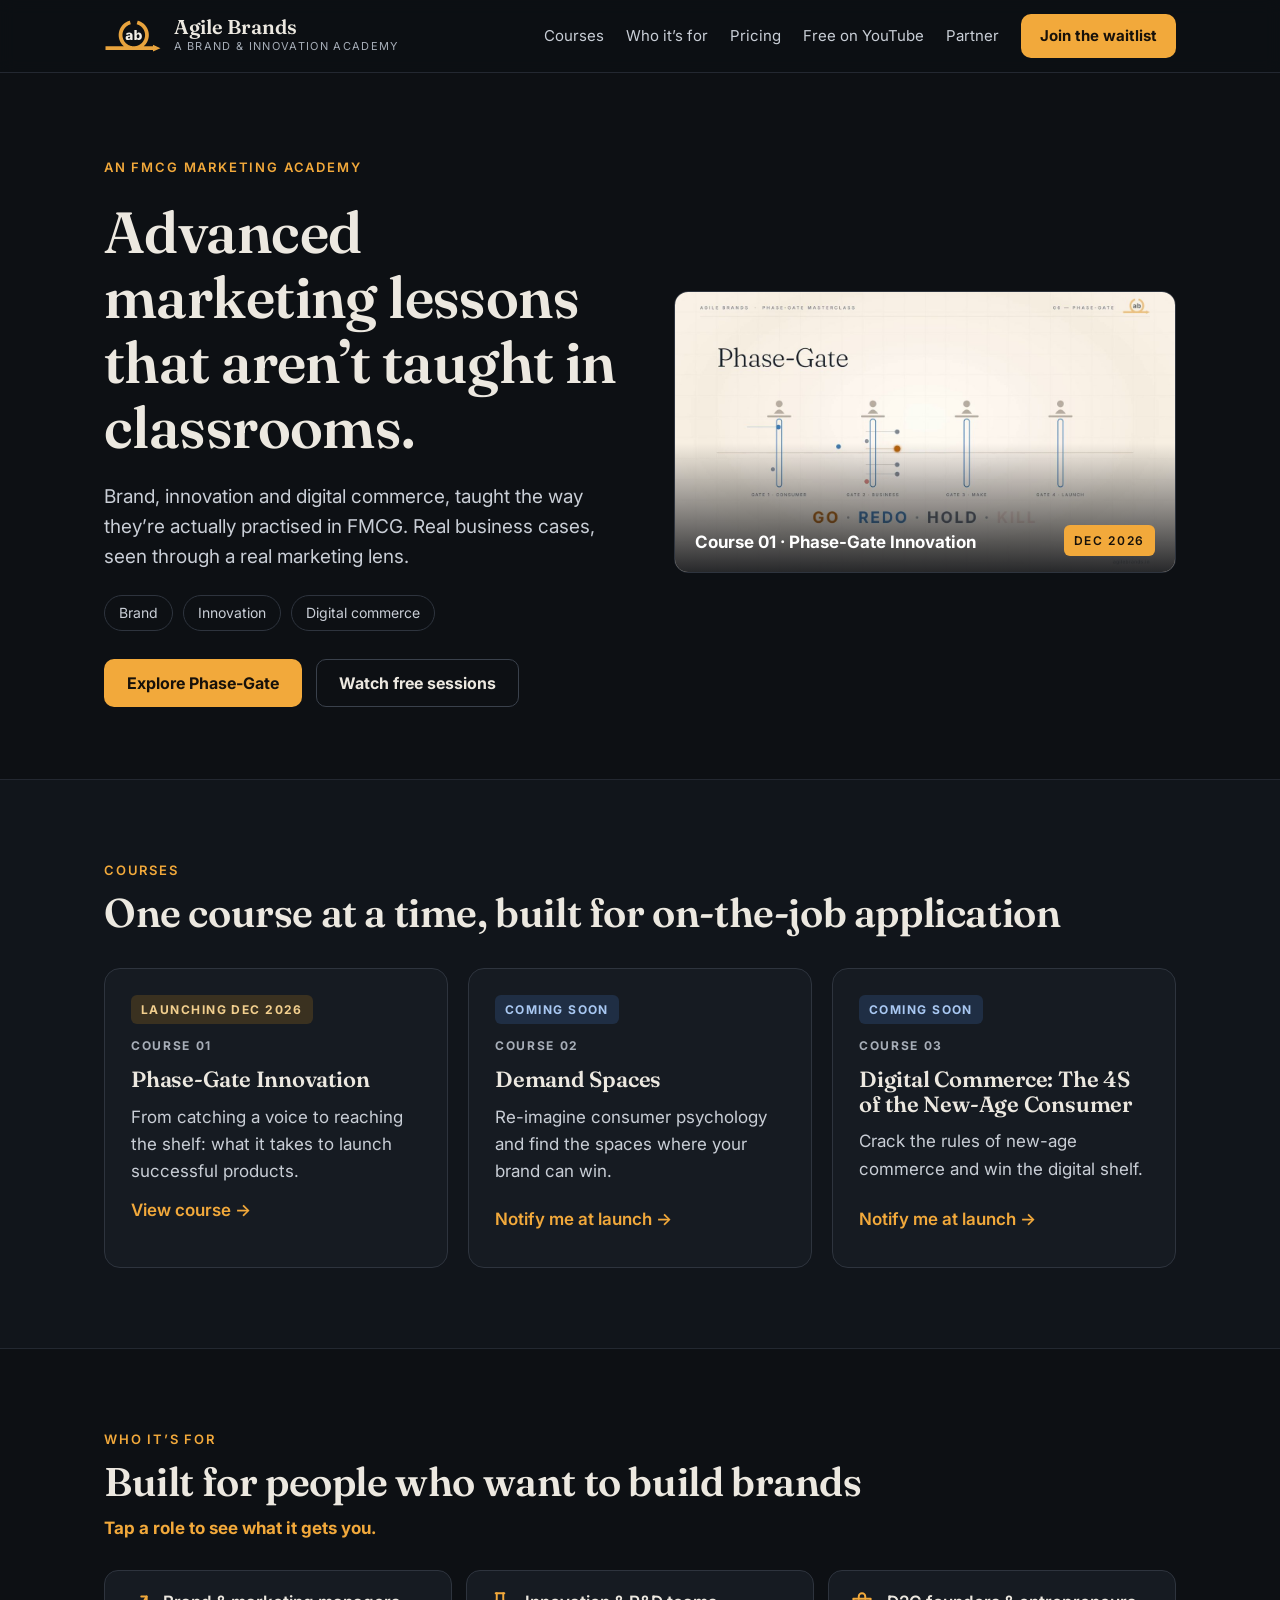
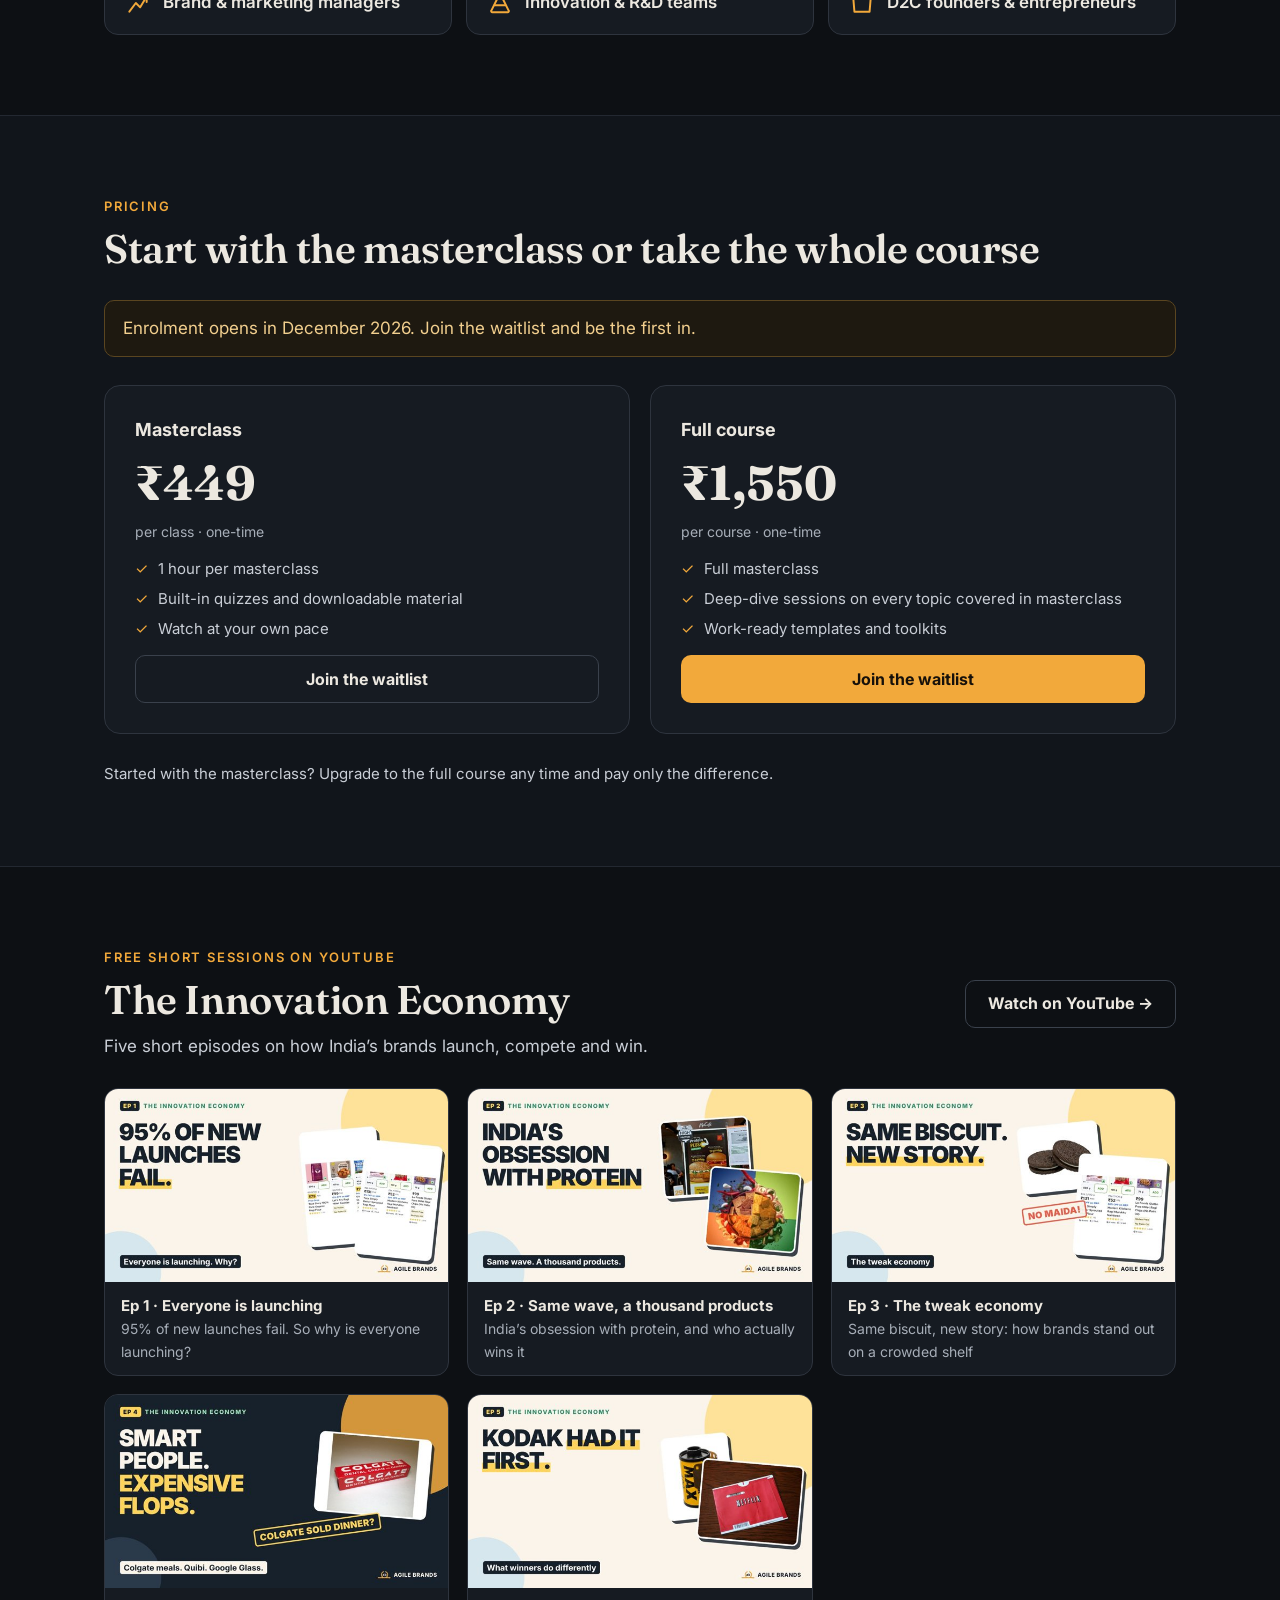
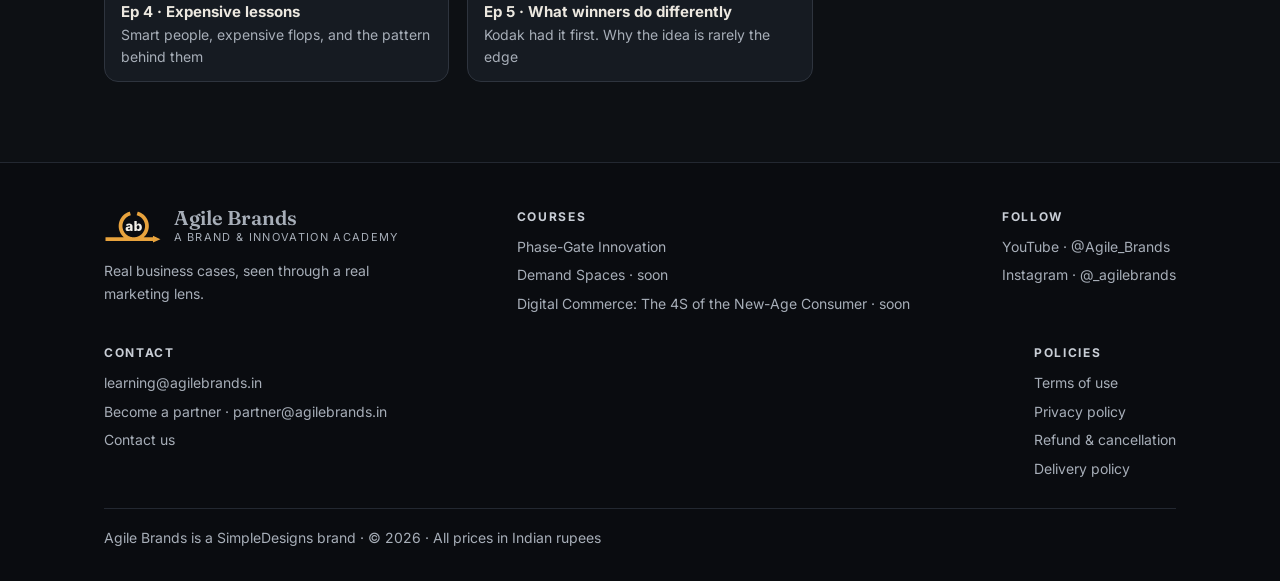
<file: index.html>
<!doctype html>
<html lang="en">
<head>
<meta charset="utf-8">
<meta name="viewport" content="width=device-width,initial-scale=1">
<title>Agile Brands · A Brand & Innovation Academy</title>
<meta name="description" content="Advanced FMCG marketing lessons that aren’t taught in classrooms: real case studies, real insights and practical frameworks. Step up your marketing game and learn the language global brands speak.">
<link rel="canonical" href="https://agilebrands.in/">
<meta property="og:type" content="website">
<meta property="og:site_name" content="Agile Brands">
<meta property="og:title" content="Agile Brands · A Brand & Innovation Academy">
<meta property="og:description" content="Advanced FMCG marketing lessons that aren’t taught in classrooms: real case studies, real insights and practical frameworks. Step up your marketing game and learn the language global brands speak.">
<meta property="og:url" content="https://agilebrands.in/">
<meta property="og:image" content="https://agilebrands.in/img/og.jpg">
<meta name="twitter:card" content="summary_large_image">
<meta name="theme-color" content="#0D1014">
<link rel="icon" href="/img/favicon.png" type="image/png">
<link rel="preconnect" href="https://fonts.googleapis.com">
<link rel="preconnect" href="https://fonts.gstatic.com" crossorigin>
<link rel="stylesheet" href="https://fonts.googleapis.com/css2?family=Fraunces:opsz,wght@9..144,500;9..144,600;9..144,700&family=Inter:wght@400;500;600;700&display=swap">
<link rel="stylesheet" href="/styles.css">
</head>
<body>
<header class="hdr"><div class="wrap">
<a class="brand" href="/" aria-label="Agile Brands home"><img src="/img/mark.svg" alt="" width="58" height="34"><span><b>Agile Brands</b><small>A Brand &amp; Innovation Academy</small></span></a>
<nav class="nav" aria-label="Main"><a href="/#courses">Courses</a><a href="/#who">Who it’s for</a><a href="/#pricing">Pricing</a><a href="/#youtube">Free on YouTube</a><a href="/contact.html">Partner</a><a class="btn btn-p" href="#" data-waitlist="Phase-Gate Innovation" data-label="Join the Phase-Gate waitlist">Join the waitlist</a></nav>
</div></header>
<main>

<section class="hero"><div class="wrap">
<div class="hero-l">
<p class="kick">An FMCG marketing academy</p>
<h1>Advanced marketing lessons that aren’t taught in classrooms.</h1>
<p class="lead">Brand, innovation and digital commerce, taught the way they’re actually practised in FMCG. Real business cases, seen through a real marketing lens.</p>
<div class="row"><span class="chip">Brand</span><span class="chip">Innovation</span><span class="chip">Digital commerce</span></div>
<div class="row" style="gap:14px;margin-top:6px"><a class="btn btn-p" href="/phase-gate.html">Explore Phase-Gate</a><a class="btn btn-o" href="#youtube">Watch free sessions</a></div>
</div>
<div class="hero-r"><a class="trailer" href="/phase-gate.html" aria-label="Phase-Gate Innovation course"><img src="/img/trailer_thumb.jpg" alt="Phase-Gate Innovation: an idea passing through four gates, with Go, Redo, Hold and Kill decisions" width="1280" height="720"><span class="shade"></span><span class="cap"><span>Course 01 · Phase-Gate Innovation</span><small>DEC 2026</small></span></a></div>
</div></section>

<section id="courses" class="band"><div class="wrap stack" style="gap:32px">
<div class="stack" style="gap:10px"><p class="kick">Courses</p><h2>One course at a time, built for on-the-job application</h2></div>
<div class="grid3">
<article class="card course"><span class="tag next">LAUNCHING DEC 2026</span><span class="num">COURSE 01</span><h3>Phase-Gate Innovation</h3><p>From catching a voice to reaching the shelf: what it takes to launch successful products.</p><a class="lnk" href="/phase-gate.html">View course →</a></article>
<article class="card course"><span class="tag soon">COMING SOON</span><span class="num">COURSE 02</span><h3>Demand Spaces</h3><p>Re-imagine consumer psychology and find the spaces where your brand can win.</p><button class="lnk" type="button" data-waitlist="Demand Spaces" data-label="Get notified: Demand Spaces">Notify me at launch →</button></article>
<article class="card course"><span class="tag soon">COMING SOON</span><span class="num">COURSE 03</span><h3>Digital Commerce: The 4S of the New-Age Consumer</h3><p>Crack the rules of new-age commerce and win the digital shelf.</p><button class="lnk" type="button" data-waitlist="Digital Commerce: The 4S of the New-Age Consumer" data-label="Get notified: Digital Commerce">Notify me at launch →</button></article>
</div></div></section>

<section id="who"><div class="wrap stack" style="gap:28px">
<div class="stack" style="gap:10px"><p class="kick">Who it’s for</p><h2>Built for people who want to build brands</h2><p style="font-weight:700;color:var(--amb)">Tap a role to see what it gets you.</p></div>
<div class="roles">
<button class="role" type="button" aria-pressed="false" data-panel="r1"><svg width="26" height="26" viewBox="0 0 24 24" fill="none" stroke="#F2A93B" stroke-width="1.8" stroke-linecap="round" stroke-linejoin="round" aria-hidden="true"><path d="M4 20 L10 12 L14 16 L20 6"/><path d="M15 6 H20 V11"/></svg>Brand &amp; marketing managers</button>
<button class="role" type="button" aria-pressed="false" data-panel="r2"><svg width="26" height="26" viewBox="0 0 24 24" fill="none" stroke="#F2A93B" stroke-width="1.8" stroke-linecap="round" stroke-linejoin="round" aria-hidden="true"><path d="M9 3 V9 L4 19 A1 1 0 0 0 5 20.5 H19 A1 1 0 0 0 20 19 L15 9 V3"/><path d="M8 3 H16"/><path d="M7 14 H17"/></svg>Innovation &amp; R&amp;D teams</button>
<button class="role" type="button" aria-pressed="false" data-panel="r3"><svg width="26" height="26" viewBox="0 0 24 24" fill="none" stroke="#F2A93B" stroke-width="1.8" stroke-linecap="round" stroke-linejoin="round" aria-hidden="true"><path d="M4 8 H20 L19 20 H5 Z"/><path d="M9 8 V6 A3 3 0 0 1 15 6 V8"/></svg>D2C founders &amp; entrepreneurs</button>
</div>
<div class="card rpanel" id="r1"><h3>Brand &amp; marketing managers</h3><p class="mut" style="margin-top:8px">Switching into marketing, or ready for a step up in your marketing role? Get the decision-making tools and the language to stand your ground.</p><ul><li>Learn how ideas come to life and how the innovation cycle works</li><li>Re-imagine consumer psychology with demand spaces</li><li>Get equipped with the rules of new-age commerce</li></ul></div>
<div class="card rpanel" id="r2"><h3>Innovation &amp; R&amp;D teams</h3><p class="mut" style="margin-top:8px">Don’t just do the benchwork: have a voice in what to build, how to build it and why.</p><ul><li>Run end-to-end product development cycles and manage stakeholders</li><li>Speak the language of the business, from spec sheet to balance sheet</li><li>Open a path to leadership with product and consumer expertise</li></ul></div>
<div class="card rpanel" id="r3"><h3>D2C founders &amp; entrepreneurs</h3><p class="mut" style="margin-top:8px">Every launch bet is your own money, so every call has to count. A small budget doesn’t mean less accuracy: get the methods large FMCG companies use, sized for small teams.</p><ul><li>Launch with a decision process, not a hunch</li><li>Pick the listings and campaigns that convert</li><li>Borrow big-brand playbooks without the big-brand budget</li></ul></div>
</div></section>

<section id="pricing" class="band"><div class="wrap stack" style="gap:28px">
<div class="stack" style="gap:10px"><p class="kick">Pricing</p><h2>Start with the masterclass or take the whole course</h2></div>
<p class="note">Enrolment opens in December 2026. Join the waitlist and be the first in.</p>
<div class="grid3">
<div class="card price"><span style="font-weight:700;font-size:18px">Masterclass</span><span class="amt">₹449</span><span class="mut2" style="font-size:14px">per class · one-time</span><ul><li>1 hour per masterclass</li><li>Built-in quizzes and downloadable material</li><li>Watch at your own pace</li></ul><a class="btn btn-o" href="#" data-waitlist="Phase-Gate Innovation" data-label="Join the Phase-Gate waitlist">Join the waitlist</a></div>
<div class="card price"><span style="font-weight:700;font-size:18px">Full course</span><span class="amt">₹1,550</span><span class="mut2" style="font-size:14px">per course · one-time</span><ul><li>Full masterclass</li><li>Deep-dive sessions on every topic covered in masterclass</li><li>Work-ready templates and toolkits</li></ul><a class="btn btn-p" href="#" data-waitlist="Phase-Gate Innovation" data-label="Join the Phase-Gate waitlist">Join the waitlist</a></div>
</div>
<p class="mut" style="font-size:15px">Started with the masterclass? Upgrade to the full course any time and pay only the difference.</p>
</div></section>

<section id="youtube"><div class="wrap stack" style="gap:28px">
<div class="row" style="justify-content:space-between;gap:16px"><div class="stack" style="gap:10px"><p class="kick">Free short sessions on YouTube</p><h2>The Innovation Economy</h2><p class="mut">Five short episodes on how India’s brands launch, compete and win.</p></div><a class="btn btn-o" href="https://www.youtube.com/@Agile_Brands" target="_blank" rel="noopener">Watch on YouTube →</a></div>
<div class="eps"><a class="ep" href="https://www.youtube.com/@Agile_Brands" target="_blank" rel="noopener"><img src="/img/ie1.jpg" alt="Episode 1: Everyone is launching." width="640" height="360" loading="lazy" style="aspect-ratio:16/9;width:100%;height:auto;object-fit:cover"><span class="meta"><b style="color:var(--ink);display:block;font-size:15px">Ep 1 · Everyone is launching</b>95% of new launches fail. So why is everyone launching?</span></a><a class="ep" href="https://www.youtube.com/@Agile_Brands" target="_blank" rel="noopener"><img src="/img/ie2.jpg" alt="Episode 2: Same wave, a thousand products." width="640" height="360" loading="lazy" style="aspect-ratio:16/9;width:100%;height:auto;object-fit:cover"><span class="meta"><b style="color:var(--ink);display:block;font-size:15px">Ep 2 · Same wave, a thousand products</b>India’s obsession with protein, and who actually wins it</span></a><a class="ep" href="https://www.youtube.com/@Agile_Brands" target="_blank" rel="noopener"><img src="/img/ie3.jpg" alt="Episode 3: The tweak economy." width="640" height="360" loading="lazy" style="aspect-ratio:16/9;width:100%;height:auto;object-fit:cover"><span class="meta"><b style="color:var(--ink);display:block;font-size:15px">Ep 3 · The tweak economy</b>Same biscuit, new story: how brands stand out on a crowded shelf</span></a><a class="ep" href="https://www.youtube.com/@Agile_Brands" target="_blank" rel="noopener"><img src="/img/ie4.jpg" alt="Episode 4: Expensive lessons." width="640" height="360" loading="lazy" style="aspect-ratio:16/9;width:100%;height:auto;object-fit:cover"><span class="meta"><b style="color:var(--ink);display:block;font-size:15px">Ep 4 · Expensive lessons</b>Smart people, expensive flops, and the pattern behind them</span></a><a class="ep" href="https://www.youtube.com/@Agile_Brands" target="_blank" rel="noopener"><img src="/img/ie5.jpg" alt="Episode 5: What winners do differently." width="640" height="360" loading="lazy" style="aspect-ratio:16/9;width:100%;height:auto;object-fit:cover"><span class="meta"><b style="color:var(--ink);display:block;font-size:15px">Ep 5 · What winners do differently</b>Kodak had it first. Why the idea is rarely the edge</span></a></div>
</div></section>
</main>
<footer class="ftr"><div class="wrap">
<div style="max-width:320px"><a class="brand" href="/"><img src="/img/mark.svg" alt="" width="58" height="34"><span><b>Agile Brands</b><small>A Brand &amp; Innovation Academy</small></span></a>
<p style="margin-top:14px">Real business cases, seen through a real marketing lens.</p></div>
<div><h4>Courses</h4><ul><li><a href="/phase-gate.html">Phase-Gate Innovation</a></li><li><a href="/#courses">Demand Spaces · soon</a></li><li><a href="/#courses">Digital Commerce: The 4S of the New-Age Consumer · soon</a></li></ul></div>
<div><h4>Follow</h4><ul><li><a href="https://www.youtube.com/@Agile_Brands" rel="noopener" target="_blank">YouTube · @Agile_Brands</a></li><li><a href="https://www.instagram.com/_agilebrands/" rel="noopener" target="_blank">Instagram · @_agilebrands</a></li></ul></div>
<div><h4>Contact</h4><ul><li><a href="mailto:learning@agilebrands.in">learning@agilebrands.in</a></li><li><a href="mailto:partner@agilebrands.in">Become a partner · partner@agilebrands.in</a></li><li><a href="/contact.html">Contact us</a></li></ul></div>
<div><h4>Policies</h4><ul><li><a href="/terms.html">Terms of use</a></li><li><a href="/privacy.html">Privacy policy</a></li><li><a href="/refunds.html">Refund &amp; cancellation</a></li><li><a href="/delivery.html">Delivery policy</a></li></ul></div>
<div class="bottom">Agile Brands is a SimpleDesigns brand · © 2026 · All prices in Indian rupees</div>
</div></footer>
<div class="modal" id="waitlist" role="dialog" aria-modal="true" aria-labelledby="wl-title">
<div class="dlg card">
<button class="x" type="button" data-close aria-label="Close">×</button>
<div class="form stack">
<p class="kick">Launching December 2026</p>
<h3 id="wl-title">Join the waitlist</h3>
<p class="mut" style="font-size:15px">Be first in. We’ll email you the day enrolment opens, and nothing else.</p>
<form class="stack" style="gap:12px">
<label>Name<input name="name" required autocomplete="name" maxlength="80"></label>
<label>Email<input name="email" type="email" required autocomplete="email" maxlength="120"></label>
<label>Interested in<select name="course"><option>Phase-Gate Innovation</option><option>Demand Spaces</option><option>Digital Commerce: The 4S of the New-Age Consumer</option><option>All Agile Brands courses</option></select></label>
<input class="hp" type="text" name="_honey" tabindex="-1" autocomplete="off" aria-hidden="true">
<button class="btn btn-p" type="submit">Join the waitlist</button>
<p class="err" style="color:#F4ABA3;font-size:14px">That didn't go through. Please try again, or write to learning@agilebrands.in.</p>
<p class="mut2" style="font-size:13px">By joining you agree to our <a href="/privacy.html">privacy policy</a>.</p>
</form>
</div>
<div class="ok stack" style="flex-direction:column">
<p class="kick">You're on the list</p>
<h3>Thank you</h3>
<p class="mut">We'll write to you the day enrolment opens. Till then, catch the free sessions on <a href="https://www.youtube.com/@Agile_Brands" target="_blank" rel="noopener">YouTube</a>.</p>
<button class="btn btn-o" type="button" data-close>Done</button>
</div>
</div></div>
<script src="/site.js"></script>
</body></html>
</file>
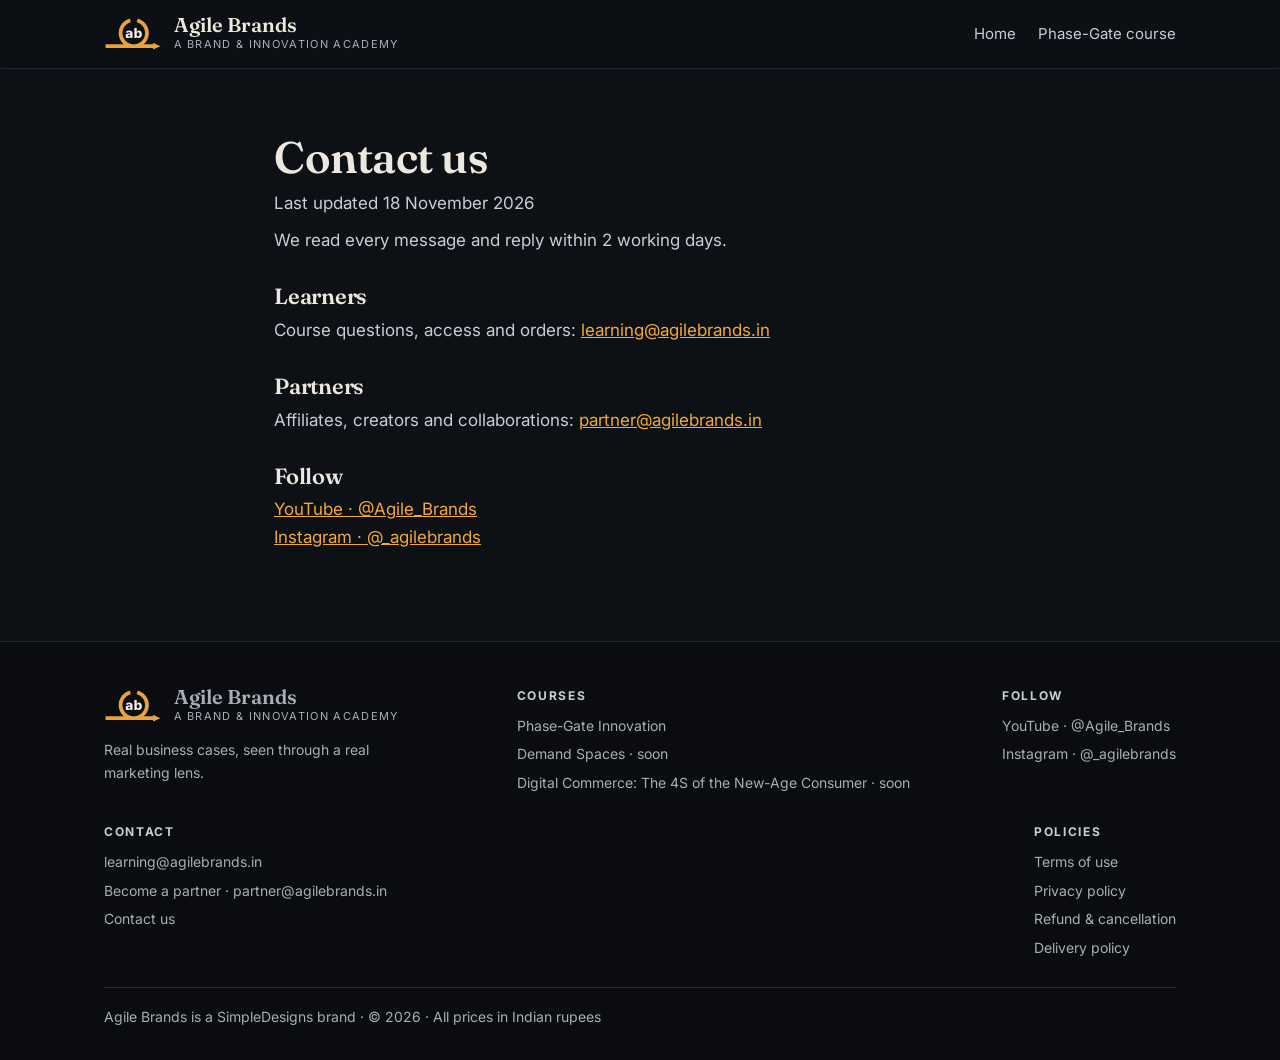
<file: contact.html>
<!doctype html>
<html lang="en">
<head>
<meta charset="utf-8">
<meta name="viewport" content="width=device-width,initial-scale=1">
<title>Contact us · Agile Brands</title>
<meta name="description" content="Contact Agile Brands.">
<link rel="canonical" href="https://agilebrands.in/contact.html">
<meta property="og:type" content="website">
<meta property="og:site_name" content="Agile Brands">
<meta property="og:title" content="Contact us · Agile Brands">
<meta property="og:description" content="Contact Agile Brands.">
<meta property="og:url" content="https://agilebrands.in/contact.html">
<meta property="og:image" content="https://agilebrands.in/img/og.jpg">
<meta name="twitter:card" content="summary_large_image">
<meta name="theme-color" content="#0D1014">
<link rel="icon" href="/img/favicon.png" type="image/png">
<link rel="preconnect" href="https://fonts.googleapis.com">
<link rel="preconnect" href="https://fonts.gstatic.com" crossorigin>
<link rel="stylesheet" href="https://fonts.googleapis.com/css2?family=Fraunces:opsz,wght@9..144,500;9..144,600;9..144,700&family=Inter:wght@400;500;600;700&display=swap">
<link rel="stylesheet" href="/styles.css">
</head>
<body>
<header class="hdr"><div class="wrap">
<a class="brand" href="/" aria-label="Agile Brands home"><img src="/img/mark.svg" alt="" width="58" height="34"><span><b>Agile Brands</b><small>A Brand &amp; Innovation Academy</small></span></a>
<nav class="nav" aria-label="Main"><a href="/">Home</a><a href="/phase-gate.html">Phase-Gate course</a></nav>
</div></header>
<main>
<div class="legal"><h1>Contact us</h1><p class="mut2">Last updated 18 November 2026</p>
<p>We read every message and reply within 2 working days.</p>
<h2>Learners</h2><p>Course questions, access and orders: <a href="mailto:learning@agilebrands.in">learning@agilebrands.in</a></p>
<h2>Partners</h2><p>Affiliates, creators and collaborations: <a href="mailto:partner@agilebrands.in">partner@agilebrands.in</a></p>
<h2>Follow</h2><p><a href="https://www.youtube.com/@Agile_Brands" target="_blank" rel="noopener">YouTube · @Agile_Brands</a><br><a href="https://www.instagram.com/_agilebrands/" target="_blank" rel="noopener">Instagram · @_agilebrands</a></p></div></main>
<footer class="ftr"><div class="wrap">
<div style="max-width:320px"><a class="brand" href="/"><img src="/img/mark.svg" alt="" width="58" height="34"><span><b>Agile Brands</b><small>A Brand &amp; Innovation Academy</small></span></a>
<p style="margin-top:14px">Real business cases, seen through a real marketing lens.</p></div>
<div><h4>Courses</h4><ul><li><a href="/phase-gate.html">Phase-Gate Innovation</a></li><li><a href="/#courses">Demand Spaces · soon</a></li><li><a href="/#courses">Digital Commerce: The 4S of the New-Age Consumer · soon</a></li></ul></div>
<div><h4>Follow</h4><ul><li><a href="https://www.youtube.com/@Agile_Brands" rel="noopener" target="_blank">YouTube · @Agile_Brands</a></li><li><a href="https://www.instagram.com/_agilebrands/" rel="noopener" target="_blank">Instagram · @_agilebrands</a></li></ul></div>
<div><h4>Contact</h4><ul><li><a href="mailto:learning@agilebrands.in">learning@agilebrands.in</a></li><li><a href="mailto:partner@agilebrands.in">Become a partner · partner@agilebrands.in</a></li><li><a href="/contact.html">Contact us</a></li></ul></div>
<div><h4>Policies</h4><ul><li><a href="/terms.html">Terms of use</a></li><li><a href="/privacy.html">Privacy policy</a></li><li><a href="/refunds.html">Refund &amp; cancellation</a></li><li><a href="/delivery.html">Delivery policy</a></li></ul></div>
<div class="bottom">Agile Brands is a SimpleDesigns brand · © 2026 · All prices in Indian rupees</div>
</div></footer>
<div class="modal" id="waitlist" role="dialog" aria-modal="true" aria-labelledby="wl-title">
<div class="dlg card">
<button class="x" type="button" data-close aria-label="Close">×</button>
<div class="form stack">
<p class="kick">Launching December 2026</p>
<h3 id="wl-title">Join the waitlist</h3>
<p class="mut" style="font-size:15px">Be first in. We’ll email you the day enrolment opens, and nothing else.</p>
<form class="stack" style="gap:12px">
<label>Name<input name="name" required autocomplete="name" maxlength="80"></label>
<label>Email<input name="email" type="email" required autocomplete="email" maxlength="120"></label>
<label>Interested in<select name="course"><option>Phase-Gate Innovation</option><option>Demand Spaces</option><option>Digital Commerce: The 4S of the New-Age Consumer</option><option>All Agile Brands courses</option></select></label>
<input class="hp" type="text" name="_honey" tabindex="-1" autocomplete="off" aria-hidden="true">
<button class="btn btn-p" type="submit">Join the waitlist</button>
<p class="err" style="color:#F4ABA3;font-size:14px">That didn't go through. Please try again, or write to learning@agilebrands.in.</p>
<p class="mut2" style="font-size:13px">By joining you agree to our <a href="/privacy.html">privacy policy</a>.</p>
</form>
</div>
<div class="ok stack" style="flex-direction:column">
<p class="kick">You're on the list</p>
<h3>Thank you</h3>
<p class="mut">We'll write to you the day enrolment opens. Till then, catch the free sessions on <a href="https://www.youtube.com/@Agile_Brands" target="_blank" rel="noopener">YouTube</a>.</p>
<button class="btn btn-o" type="button" data-close>Done</button>
</div>
</div></div>
<script src="/site.js"></script>
</body></html>
</file>
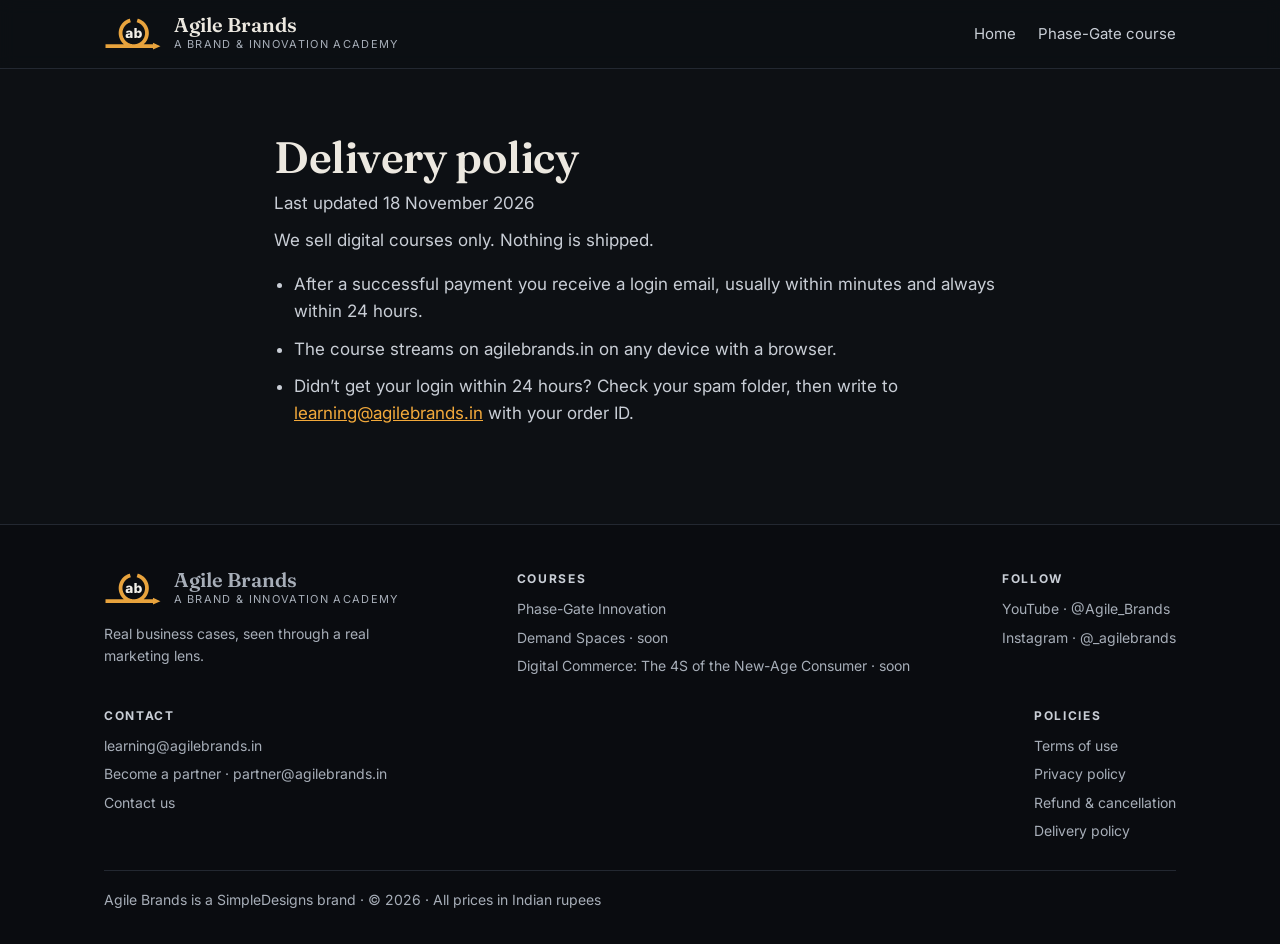
<file: delivery.html>
<!doctype html>
<html lang="en">
<head>
<meta charset="utf-8">
<meta name="viewport" content="width=device-width,initial-scale=1">
<title>Delivery policy · Agile Brands</title>
<meta name="description" content="How Agile Brands courses are delivered.">
<link rel="canonical" href="https://agilebrands.in/delivery.html">
<meta property="og:type" content="website">
<meta property="og:site_name" content="Agile Brands">
<meta property="og:title" content="Delivery policy · Agile Brands">
<meta property="og:description" content="How Agile Brands courses are delivered.">
<meta property="og:url" content="https://agilebrands.in/delivery.html">
<meta property="og:image" content="https://agilebrands.in/img/og.jpg">
<meta name="twitter:card" content="summary_large_image">
<meta name="theme-color" content="#0D1014">
<link rel="icon" href="/img/favicon.png" type="image/png">
<link rel="preconnect" href="https://fonts.googleapis.com">
<link rel="preconnect" href="https://fonts.gstatic.com" crossorigin>
<link rel="stylesheet" href="https://fonts.googleapis.com/css2?family=Fraunces:opsz,wght@9..144,500;9..144,600;9..144,700&family=Inter:wght@400;500;600;700&display=swap">
<link rel="stylesheet" href="/styles.css">
</head>
<body>
<header class="hdr"><div class="wrap">
<a class="brand" href="/" aria-label="Agile Brands home"><img src="/img/mark.svg" alt="" width="58" height="34"><span><b>Agile Brands</b><small>A Brand &amp; Innovation Academy</small></span></a>
<nav class="nav" aria-label="Main"><a href="/">Home</a><a href="/phase-gate.html">Phase-Gate course</a></nav>
</div></header>
<main>
<div class="legal"><h1>Delivery policy</h1><p class="mut2">Last updated 18 November 2026</p>
<p>We sell digital courses only. Nothing is shipped.</p>
<ul><li>After a successful payment you receive a login email, usually within minutes and always within 24 hours.</li><li>The course streams on agilebrands.in on any device with a browser.</li><li>Didn’t get your login within 24 hours? Check your spam folder, then write to <a href="mailto:learning@agilebrands.in">learning@agilebrands.in</a> with your order ID.</li></ul></div></main>
<footer class="ftr"><div class="wrap">
<div style="max-width:320px"><a class="brand" href="/"><img src="/img/mark.svg" alt="" width="58" height="34"><span><b>Agile Brands</b><small>A Brand &amp; Innovation Academy</small></span></a>
<p style="margin-top:14px">Real business cases, seen through a real marketing lens.</p></div>
<div><h4>Courses</h4><ul><li><a href="/phase-gate.html">Phase-Gate Innovation</a></li><li><a href="/#courses">Demand Spaces · soon</a></li><li><a href="/#courses">Digital Commerce: The 4S of the New-Age Consumer · soon</a></li></ul></div>
<div><h4>Follow</h4><ul><li><a href="https://www.youtube.com/@Agile_Brands" rel="noopener" target="_blank">YouTube · @Agile_Brands</a></li><li><a href="https://www.instagram.com/_agilebrands/" rel="noopener" target="_blank">Instagram · @_agilebrands</a></li></ul></div>
<div><h4>Contact</h4><ul><li><a href="mailto:learning@agilebrands.in">learning@agilebrands.in</a></li><li><a href="mailto:partner@agilebrands.in">Become a partner · partner@agilebrands.in</a></li><li><a href="/contact.html">Contact us</a></li></ul></div>
<div><h4>Policies</h4><ul><li><a href="/terms.html">Terms of use</a></li><li><a href="/privacy.html">Privacy policy</a></li><li><a href="/refunds.html">Refund &amp; cancellation</a></li><li><a href="/delivery.html">Delivery policy</a></li></ul></div>
<div class="bottom">Agile Brands is a SimpleDesigns brand · © 2026 · All prices in Indian rupees</div>
</div></footer>
<div class="modal" id="waitlist" role="dialog" aria-modal="true" aria-labelledby="wl-title">
<div class="dlg card">
<button class="x" type="button" data-close aria-label="Close">×</button>
<div class="form stack">
<p class="kick">Launching December 2026</p>
<h3 id="wl-title">Join the waitlist</h3>
<p class="mut" style="font-size:15px">Be first in. We’ll email you the day enrolment opens, and nothing else.</p>
<form class="stack" style="gap:12px">
<label>Name<input name="name" required autocomplete="name" maxlength="80"></label>
<label>Email<input name="email" type="email" required autocomplete="email" maxlength="120"></label>
<label>Interested in<select name="course"><option>Phase-Gate Innovation</option><option>Demand Spaces</option><option>Digital Commerce: The 4S of the New-Age Consumer</option><option>All Agile Brands courses</option></select></label>
<input class="hp" type="text" name="_honey" tabindex="-1" autocomplete="off" aria-hidden="true">
<button class="btn btn-p" type="submit">Join the waitlist</button>
<p class="err" style="color:#F4ABA3;font-size:14px">That didn't go through. Please try again, or write to learning@agilebrands.in.</p>
<p class="mut2" style="font-size:13px">By joining you agree to our <a href="/privacy.html">privacy policy</a>.</p>
</form>
</div>
<div class="ok stack" style="flex-direction:column">
<p class="kick">You're on the list</p>
<h3>Thank you</h3>
<p class="mut">We'll write to you the day enrolment opens. Till then, catch the free sessions on <a href="https://www.youtube.com/@Agile_Brands" target="_blank" rel="noopener">YouTube</a>.</p>
<button class="btn btn-o" type="button" data-close>Done</button>
</div>
</div></div>
<script src="/site.js"></script>
</body></html>
</file>
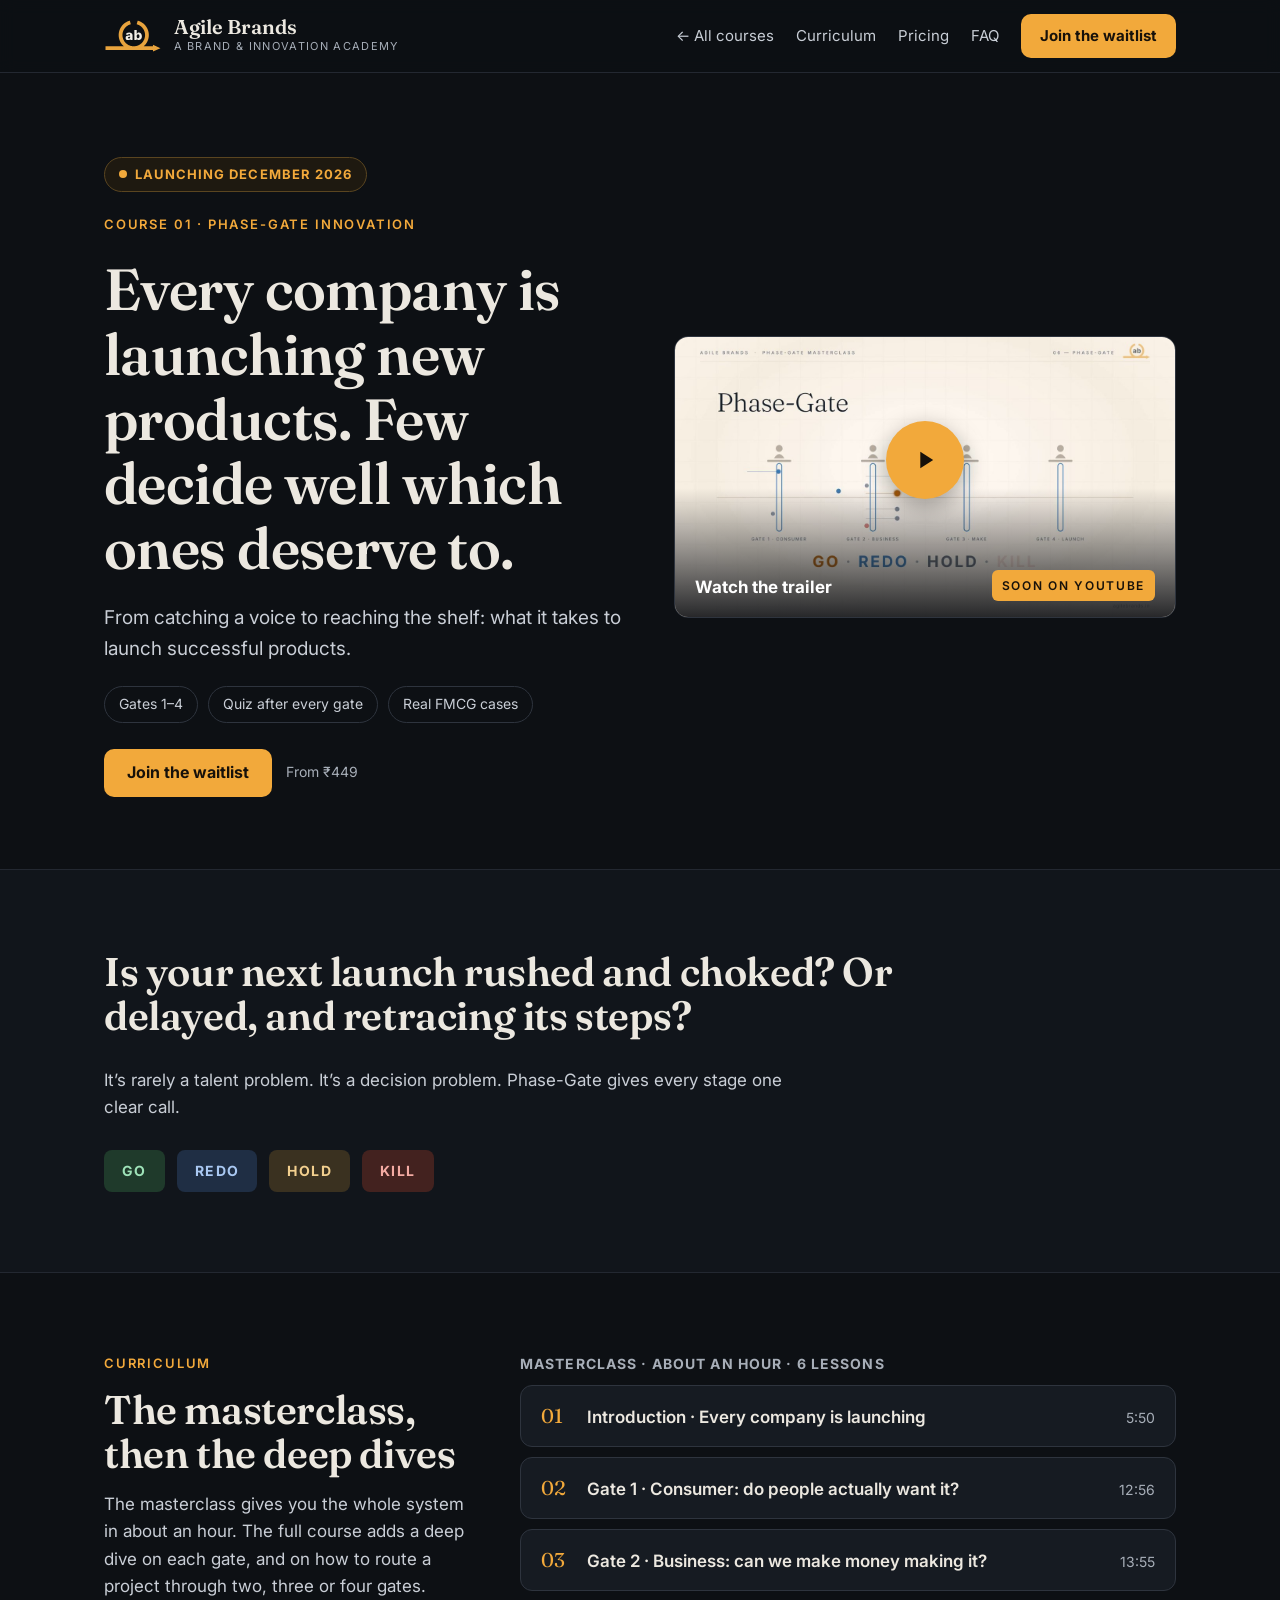
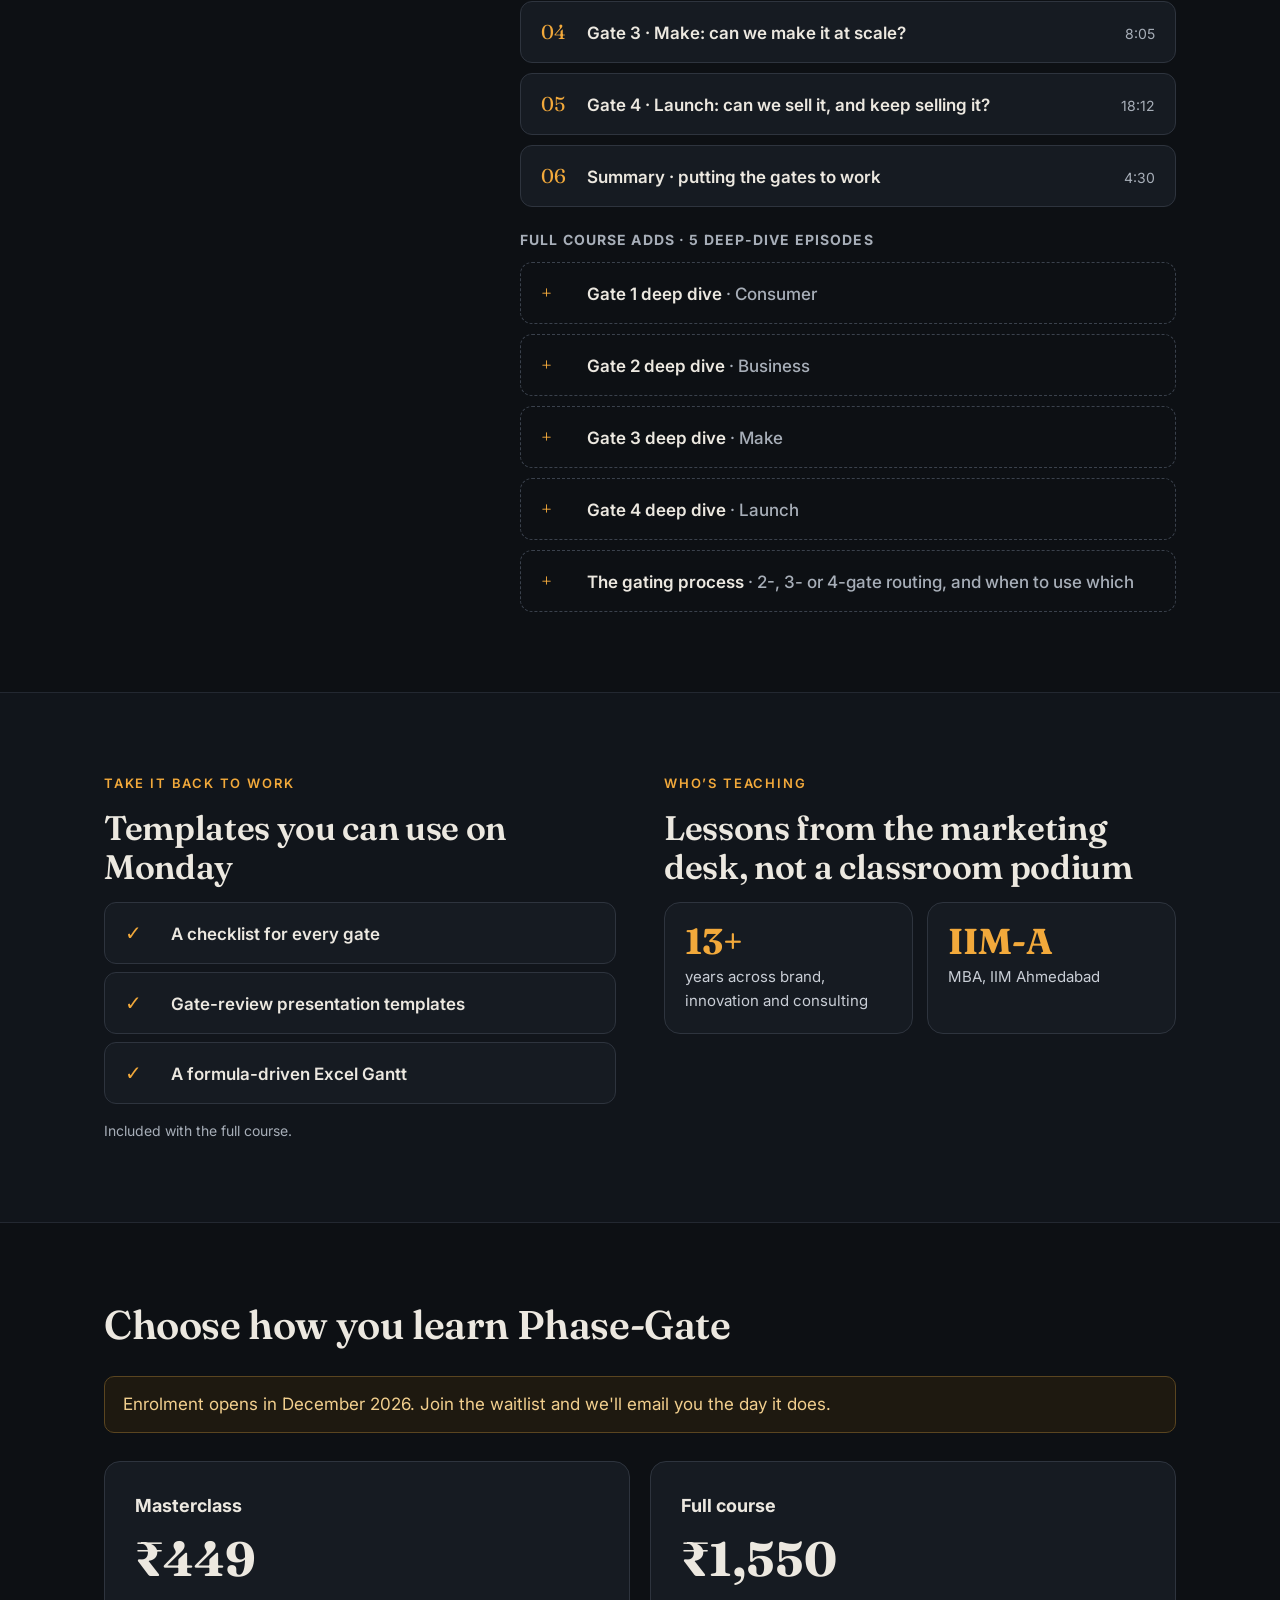
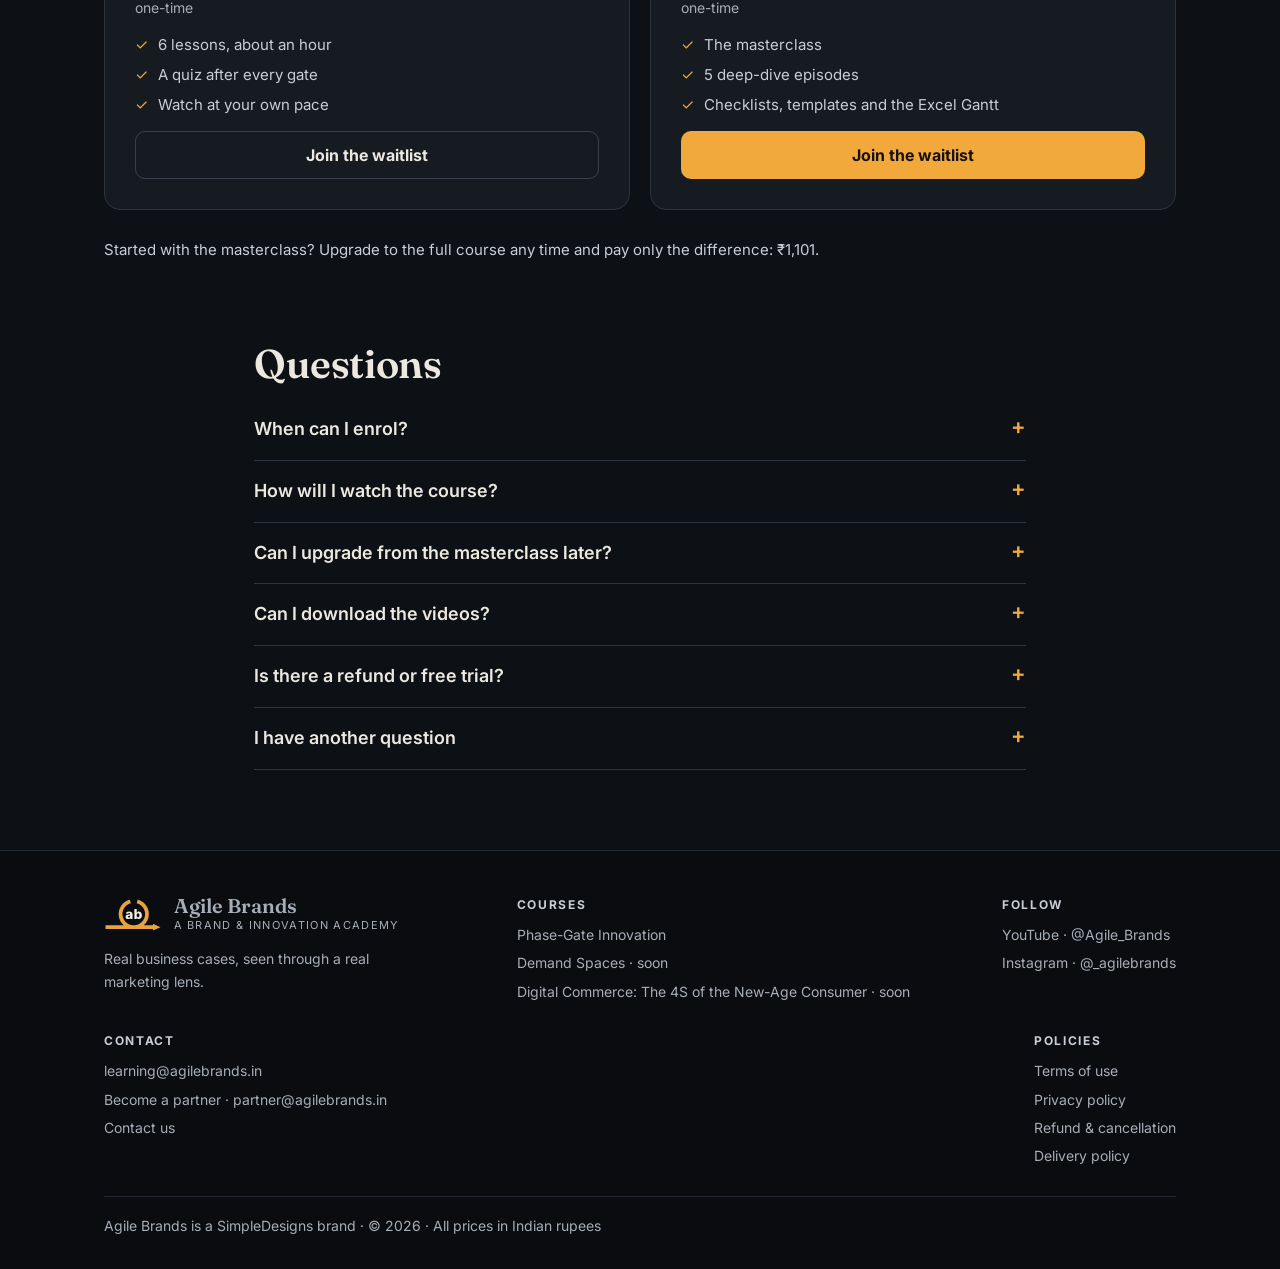
<file: phase-gate.html>
<!doctype html>
<html lang="en">
<head>
<meta charset="utf-8">
<meta name="viewport" content="width=device-width,initial-scale=1">
<title>Phase-Gate Innovation · Agile Brands</title>
<meta name="description" content="From catching a voice to reaching the shelf: what it takes to launch successful products. A one-hour Phase-Gate masterclass, plus a deep dive on every gate. Launching December 2026.">
<link rel="canonical" href="https://agilebrands.in/phase-gate.html">
<meta property="og:type" content="website">
<meta property="og:site_name" content="Agile Brands">
<meta property="og:title" content="Phase-Gate Innovation · Agile Brands">
<meta property="og:description" content="From catching a voice to reaching the shelf: what it takes to launch successful products. A one-hour Phase-Gate masterclass, plus a deep dive on every gate. Launching December 2026.">
<meta property="og:url" content="https://agilebrands.in/phase-gate.html">
<meta property="og:image" content="https://agilebrands.in/img/og.jpg">
<meta name="twitter:card" content="summary_large_image">
<meta name="theme-color" content="#0D1014">
<link rel="icon" href="/img/favicon.png" type="image/png">
<link rel="preconnect" href="https://fonts.googleapis.com">
<link rel="preconnect" href="https://fonts.gstatic.com" crossorigin>
<link rel="stylesheet" href="https://fonts.googleapis.com/css2?family=Fraunces:opsz,wght@9..144,500;9..144,600;9..144,700&family=Inter:wght@400;500;600;700&display=swap">
<link rel="stylesheet" href="/styles.css">
</head>
<body>
<header class="hdr"><div class="wrap">
<a class="brand" href="/" aria-label="Agile Brands home"><img src="/img/mark.svg" alt="" width="58" height="34"><span><b>Agile Brands</b><small>A Brand &amp; Innovation Academy</small></span></a>
<nav class="nav" aria-label="Main"><a href="/">← All courses</a><a href="#curriculum">Curriculum</a><a href="#pricing">Pricing</a><a href="#faq">FAQ</a><a class="btn btn-p" href="#" data-waitlist="Phase-Gate Innovation" data-label="Join the Phase-Gate waitlist">Join the waitlist</a></nav>
</div></header>
<main>

<section class="hero"><div class="wrap">
<div class="hero-l">
<span class="pill-l">LAUNCHING DECEMBER 2026</span>
<p class="kick">Course 01 · Phase-Gate Innovation</p>
<h1>Every company is launching new products. Few decide well which ones deserve to.</h1>
<p class="lead">From catching a voice to reaching the shelf: what it takes to launch successful products.</p>
<div class="row"><span class="chip">Gates 1–4</span><span class="chip">Quiz after every gate</span><span class="chip">Real FMCG cases</span></div>
<div class="row" style="gap:14px;margin-top:4px"><a class="btn btn-p" href="#" data-waitlist="Phase-Gate Innovation" data-label="Join the Phase-Gate waitlist">Join the waitlist</a><span class="mut2" style="font-size:14px">From ₹449</span></div>
</div>
<div class="hero-r"><a class="trailer" href="https://www.youtube.com/@Agile_Brands" target="_blank" rel="noopener" aria-label="Phase-Gate trailer, coming soon on YouTube"><img src="/img/trailer_thumb.jpg" alt="Phase-Gate trailer: an idea passing through four gates, with Go, Redo, Hold and Kill decisions" width="1280" height="720"><span class="shade"></span><span class="play"><svg width="28" height="28" viewBox="0 0 24 24" aria-hidden="true"><path d="M8 5 L19 12 L8 19 Z" fill="#17110A"/></svg></span><span class="cap"><span>Watch the trailer</span><small>SOON ON YOUTUBE</small></span></a></div>
</div></section>

<section class="band"><div class="wrap stack" style="gap:28px">
<h2 style="max-width:22em">Is your next launch rushed and choked? Or delayed, and retracing its steps?</h2>
<p class="mut" style="max-width:40em">It’s rarely a talent problem. It’s a decision problem. Phase-Gate gives every stage one clear call.</p>
<div class="gates"><span style="background:#1F3A2B;color:#9EE2B8">GO</span><span style="background:#1F2E44;color:#A9C8F2">REDO</span><span style="background:#3A3120;color:#F2CF8E">HOLD</span><span style="background:#43221F;color:#F4ABA3">KILL</span></div>
</div></section>

<section id="curriculum"><div class="wrap" style="display:flex;flex-wrap:wrap;gap:48px">
<div class="stack" style="flex:1 1 300px;min-width:0;gap:14px"><p class="kick">Curriculum</p><h2>The masterclass, then the deep dives</h2><p class="mut">The masterclass gives you the whole system in about an hour. The full course adds a deep dive on each gate, and on how to route a project through two, three or four gates.</p></div>
<div class="stack" style="flex:2 1 520px;min-width:0;gap:22px">
<div class="stack" style="gap:10px"><p class="mut2" style="font-size:14px;font-weight:700;letter-spacing:.08em">MASTERCLASS · ABOUT AN HOUR · 6 LESSONS</p><ol class="lessons"><li><span class="n">01</span><span class="t">Introduction · Every company is launching</span><span class="d">5:50</span></li><li><span class="n">02</span><span class="t">Gate 1 · Consumer: do people actually want it?</span><span class="d">12:56</span></li><li><span class="n">03</span><span class="t">Gate 2 · Business: can we make money making it?</span><span class="d">13:55</span></li><li><span class="n">04</span><span class="t">Gate 3 · Make: can we make it at scale?</span><span class="d">8:05</span></li><li><span class="n">05</span><span class="t">Gate 4 · Launch: can we sell it, and keep selling it?</span><span class="d">18:12</span></li><li><span class="n">06</span><span class="t">Summary · putting the gates to work</span><span class="d">4:30</span></li></ol></div>
<div class="stack" style="gap:10px"><p class="mut2" style="font-size:14px;font-weight:700;letter-spacing:.08em">FULL COURSE ADDS · 5 DEEP-DIVE EPISODES</p><ol class="lessons"><li class="dash"><span class="n">+</span><span class="t">Gate 1 deep dive<span class="mut2" style="font-weight:500"> · Consumer</span></span></li><li class="dash"><span class="n">+</span><span class="t">Gate 2 deep dive<span class="mut2" style="font-weight:500"> · Business</span></span></li><li class="dash"><span class="n">+</span><span class="t">Gate 3 deep dive<span class="mut2" style="font-weight:500"> · Make</span></span></li><li class="dash"><span class="n">+</span><span class="t">Gate 4 deep dive<span class="mut2" style="font-weight:500"> · Launch</span></span></li><li class="dash"><span class="n">+</span><span class="t">The gating process<span class="mut2" style="font-weight:500"> · 2-, 3- or 4-gate routing, and when to use which</span></span></li></ol></div>
</div></div></section>

<section class="band"><div class="wrap" style="display:flex;flex-wrap:wrap;gap:48px">
<div class="stack" style="flex:1 1 420px;min-width:0;gap:16px"><p class="kick">Take it back to work</p><h2 style="font-size:clamp(26px,3.2vw,34px)">Templates you can use on Monday</h2>
<ul class="lessons" style="gap:8px"><li><span class="n">✓</span><span class="t">A checklist for every gate</span></li><li><span class="n">✓</span><span class="t">Gate-review presentation templates</span></li><li><span class="n">✓</span><span class="t">A formula-driven Excel Gantt</span></li></ul><p class="mut2" style="font-size:14px">Included with the full course.</p></div>
<div class="stack" style="flex:1 1 420px;min-width:0;gap:16px"><p class="kick">Who’s teaching</p><h2 style="font-size:clamp(26px,3.2vw,34px)">Lessons from the marketing desk, not a classroom podium</h2>
<div class="stats"><div class="card stat"><b>13+</b><span>years across brand, innovation and consulting</span></div><div class="card stat"><b>IIM-A</b><span>MBA, IIM Ahmedabad</span></div></div></div>
</div></section>

<section id="pricing"><div class="wrap stack" style="gap:28px">
<h2>Choose how you learn Phase-Gate</h2>
<p class="note">Enrolment opens in December 2026. Join the waitlist and we'll email you the day it does.</p>
<div class="grid3">
<div class="card price"><span style="font-weight:700;font-size:18px">Masterclass</span><span class="amt">₹449</span><span class="mut2" style="font-size:14px">one-time</span><ul><li>6 lessons, about an hour</li><li>A quiz after every gate</li><li>Watch at your own pace</li></ul><a class="btn btn-o" href="#" data-waitlist="Phase-Gate Innovation" data-label="Join the Phase-Gate waitlist">Join the waitlist</a></div>
<div class="card price"><span style="font-weight:700;font-size:18px">Full course</span><span class="amt">₹1,550</span><span class="mut2" style="font-size:14px">one-time</span><ul><li>The masterclass</li><li>5 deep-dive episodes</li><li>Checklists, templates and the Excel Gantt</li></ul><a class="btn btn-p" href="#" data-waitlist="Phase-Gate Innovation" data-label="Join the Phase-Gate waitlist">Join the waitlist</a></div>
</div>
<p class="mut" style="font-size:15px">Started with the masterclass? Upgrade to the full course any time and pay only the difference: ₹1,101.</p>
</div></section>

<section id="faq" style="padding-top:0"><div class="wrap" style="max-width:820px">
<h2 style="margin-bottom:12px">Questions</h2>
<details><summary>When can I enrol?</summary><p>Enrolment opens in December 2026. Join the waitlist and we’ll email you the day it opens.</p></details>
<details><summary>How will I watch the course?</summary><p>After payment you’ll get a login by email. The course plays here, on agilebrands.in, on any device.</p></details>
<details><summary>Can I upgrade from the masterclass later?</summary><p>Yes. Upgrade to the full course whenever you’re ready and pay only the difference.</p></details>
<details><summary>Can I download the videos?</summary><p>The videos stream only. The checklists, templates and Gantt are yours to download.</p></details>
<details><summary>Is there a refund or free trial?</summary><p>Neither. The trailer and our YouTube episodes are free to watch before you decide. See the <a href="/refunds.html">refund policy</a>.</p></details>
<details><summary>I have another question</summary><p>Write to <a href="mailto:learning@agilebrands.in">learning@agilebrands.in</a>.</p></details>
</div></section>
</main>
<footer class="ftr"><div class="wrap">
<div style="max-width:320px"><a class="brand" href="/"><img src="/img/mark.svg" alt="" width="58" height="34"><span><b>Agile Brands</b><small>A Brand &amp; Innovation Academy</small></span></a>
<p style="margin-top:14px">Real business cases, seen through a real marketing lens.</p></div>
<div><h4>Courses</h4><ul><li><a href="/phase-gate.html">Phase-Gate Innovation</a></li><li><a href="/#courses">Demand Spaces · soon</a></li><li><a href="/#courses">Digital Commerce: The 4S of the New-Age Consumer · soon</a></li></ul></div>
<div><h4>Follow</h4><ul><li><a href="https://www.youtube.com/@Agile_Brands" rel="noopener" target="_blank">YouTube · @Agile_Brands</a></li><li><a href="https://www.instagram.com/_agilebrands/" rel="noopener" target="_blank">Instagram · @_agilebrands</a></li></ul></div>
<div><h4>Contact</h4><ul><li><a href="mailto:learning@agilebrands.in">learning@agilebrands.in</a></li><li><a href="mailto:partner@agilebrands.in">Become a partner · partner@agilebrands.in</a></li><li><a href="/contact.html">Contact us</a></li></ul></div>
<div><h4>Policies</h4><ul><li><a href="/terms.html">Terms of use</a></li><li><a href="/privacy.html">Privacy policy</a></li><li><a href="/refunds.html">Refund &amp; cancellation</a></li><li><a href="/delivery.html">Delivery policy</a></li></ul></div>
<div class="bottom">Agile Brands is a SimpleDesigns brand · © 2026 · All prices in Indian rupees</div>
</div></footer>
<div class="modal" id="waitlist" role="dialog" aria-modal="true" aria-labelledby="wl-title">
<div class="dlg card">
<button class="x" type="button" data-close aria-label="Close">×</button>
<div class="form stack">
<p class="kick">Launching December 2026</p>
<h3 id="wl-title">Join the waitlist</h3>
<p class="mut" style="font-size:15px">Be first in. We’ll email you the day enrolment opens, and nothing else.</p>
<form class="stack" style="gap:12px">
<label>Name<input name="name" required autocomplete="name" maxlength="80"></label>
<label>Email<input name="email" type="email" required autocomplete="email" maxlength="120"></label>
<label>Interested in<select name="course"><option>Phase-Gate Innovation</option><option>Demand Spaces</option><option>Digital Commerce: The 4S of the New-Age Consumer</option><option>All Agile Brands courses</option></select></label>
<input class="hp" type="text" name="_honey" tabindex="-1" autocomplete="off" aria-hidden="true">
<button class="btn btn-p" type="submit">Join the waitlist</button>
<p class="err" style="color:#F4ABA3;font-size:14px">That didn't go through. Please try again, or write to learning@agilebrands.in.</p>
<p class="mut2" style="font-size:13px">By joining you agree to our <a href="/privacy.html">privacy policy</a>.</p>
</form>
</div>
<div class="ok stack" style="flex-direction:column">
<p class="kick">You're on the list</p>
<h3>Thank you</h3>
<p class="mut">We'll write to you the day enrolment opens. Till then, catch the free sessions on <a href="https://www.youtube.com/@Agile_Brands" target="_blank" rel="noopener">YouTube</a>.</p>
<button class="btn btn-o" type="button" data-close>Done</button>
</div>
</div></div>
<script src="/site.js"></script>
</body></html>
</file>
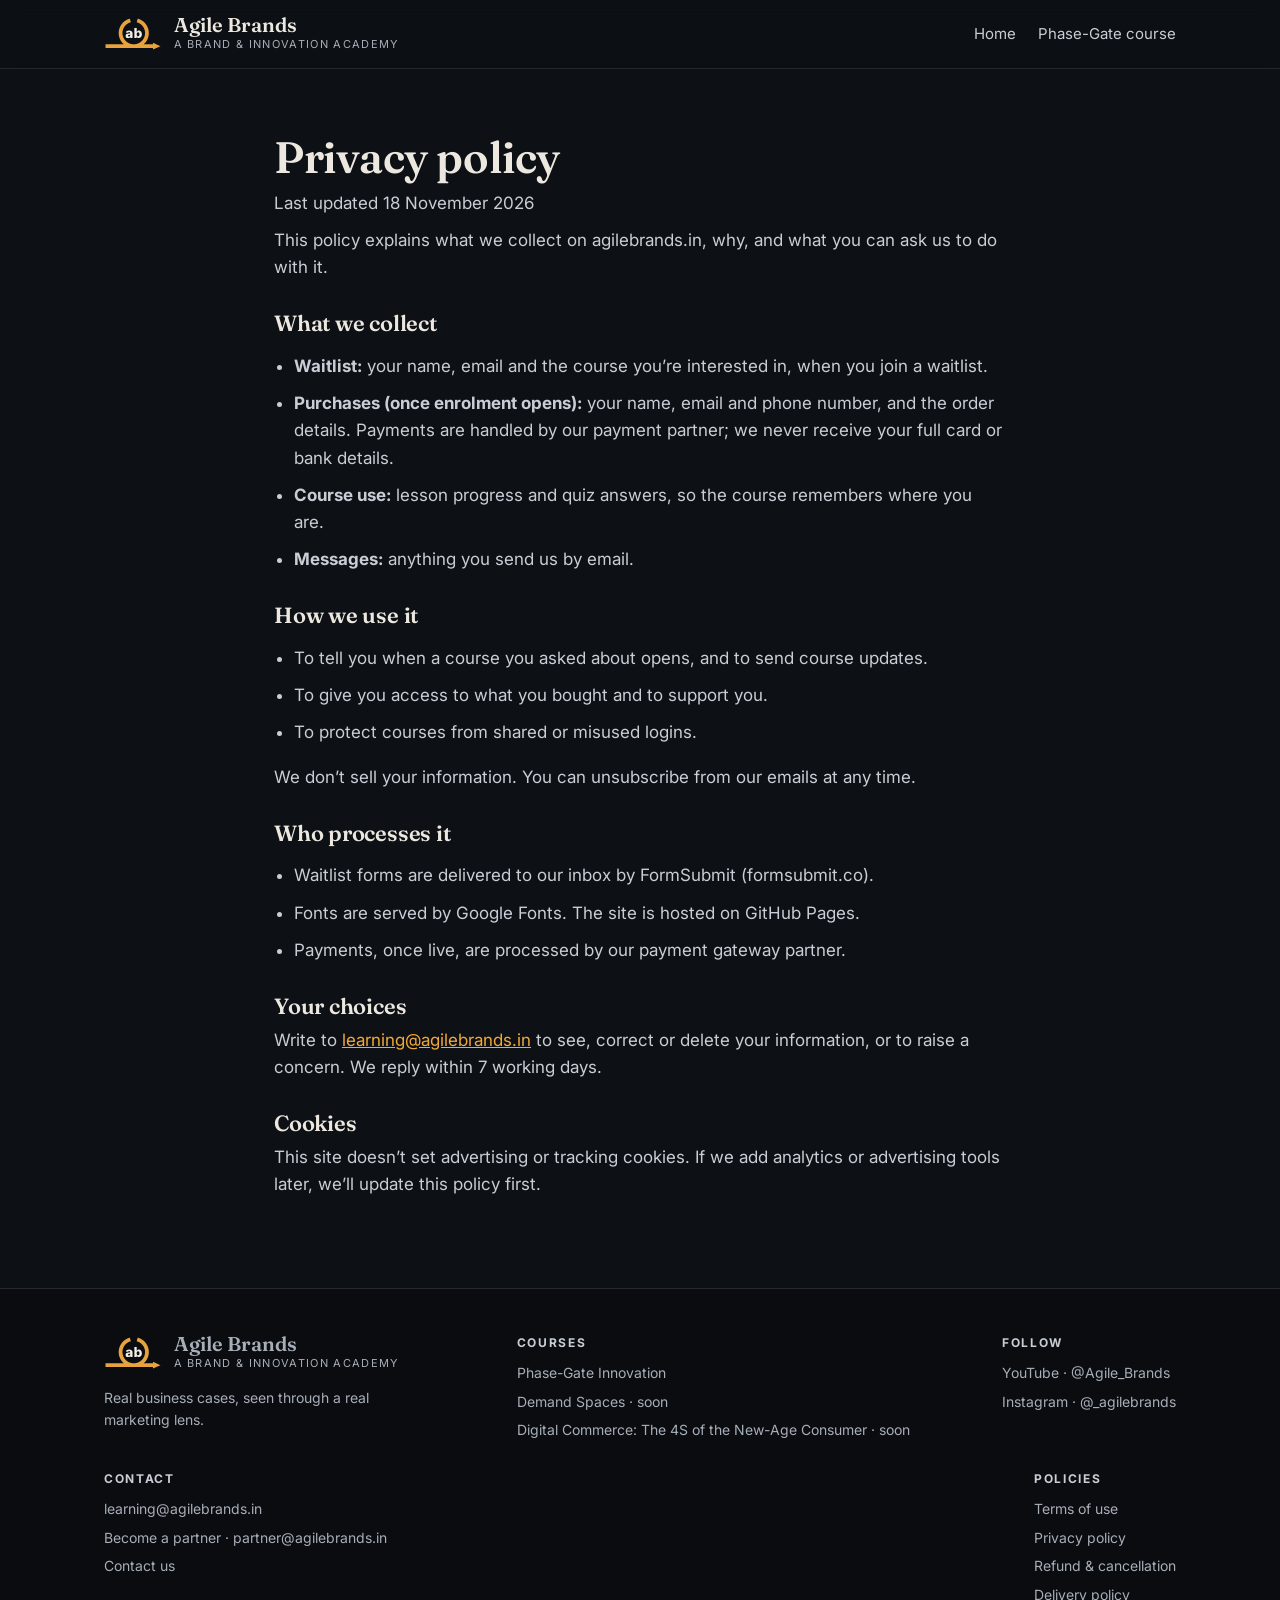
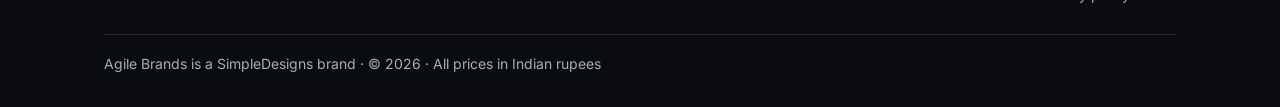
<file: privacy.html>
<!doctype html>
<html lang="en">
<head>
<meta charset="utf-8">
<meta name="viewport" content="width=device-width,initial-scale=1">
<title>Privacy policy · Agile Brands</title>
<meta name="description" content="How Agile Brands collects and uses your information.">
<link rel="canonical" href="https://agilebrands.in/privacy.html">
<meta property="og:type" content="website">
<meta property="og:site_name" content="Agile Brands">
<meta property="og:title" content="Privacy policy · Agile Brands">
<meta property="og:description" content="How Agile Brands collects and uses your information.">
<meta property="og:url" content="https://agilebrands.in/privacy.html">
<meta property="og:image" content="https://agilebrands.in/img/og.jpg">
<meta name="twitter:card" content="summary_large_image">
<meta name="theme-color" content="#0D1014">
<link rel="icon" href="/img/favicon.png" type="image/png">
<link rel="preconnect" href="https://fonts.googleapis.com">
<link rel="preconnect" href="https://fonts.gstatic.com" crossorigin>
<link rel="stylesheet" href="https://fonts.googleapis.com/css2?family=Fraunces:opsz,wght@9..144,500;9..144,600;9..144,700&family=Inter:wght@400;500;600;700&display=swap">
<link rel="stylesheet" href="/styles.css">
</head>
<body>
<header class="hdr"><div class="wrap">
<a class="brand" href="/" aria-label="Agile Brands home"><img src="/img/mark.svg" alt="" width="58" height="34"><span><b>Agile Brands</b><small>A Brand &amp; Innovation Academy</small></span></a>
<nav class="nav" aria-label="Main"><a href="/">Home</a><a href="/phase-gate.html">Phase-Gate course</a></nav>
</div></header>
<main>
<div class="legal"><h1>Privacy policy</h1><p class="mut2">Last updated 18 November 2026</p>
<p>This policy explains what we collect on agilebrands.in, why, and what you can ask us to do with it.</p>
<h2>What we collect</h2><ul><li><b>Waitlist:</b> your name, email and the course you’re interested in, when you join a waitlist.</li><li><b>Purchases (once enrolment opens):</b> your name, email and phone number, and the order details. Payments are handled by our payment partner; we never receive your full card or bank details.</li><li><b>Course use:</b> lesson progress and quiz answers, so the course remembers where you are.</li><li><b>Messages:</b> anything you send us by email.</li></ul>
<h2>How we use it</h2><ul><li>To tell you when a course you asked about opens, and to send course updates.</li><li>To give you access to what you bought and to support you.</li><li>To protect courses from shared or misused logins.</li></ul><p>We don’t sell your information. You can unsubscribe from our emails at any time.</p>
<h2>Who processes it</h2><ul><li>Waitlist forms are delivered to our inbox by FormSubmit (formsubmit.co).</li><li>Fonts are served by Google Fonts. The site is hosted on GitHub Pages.</li><li>Payments, once live, are processed by our payment gateway partner.</li></ul>
<h2>Your choices</h2><p>Write to <a href="mailto:learning@agilebrands.in">learning@agilebrands.in</a> to see, correct or delete your information, or to raise a concern. We reply within 7 working days.</p>
<h2>Cookies</h2><p>This site doesn’t set advertising or tracking cookies. If we add analytics or advertising tools later, we’ll update this policy first.</p></div></main>
<footer class="ftr"><div class="wrap">
<div style="max-width:320px"><a class="brand" href="/"><img src="/img/mark.svg" alt="" width="58" height="34"><span><b>Agile Brands</b><small>A Brand &amp; Innovation Academy</small></span></a>
<p style="margin-top:14px">Real business cases, seen through a real marketing lens.</p></div>
<div><h4>Courses</h4><ul><li><a href="/phase-gate.html">Phase-Gate Innovation</a></li><li><a href="/#courses">Demand Spaces · soon</a></li><li><a href="/#courses">Digital Commerce: The 4S of the New-Age Consumer · soon</a></li></ul></div>
<div><h4>Follow</h4><ul><li><a href="https://www.youtube.com/@Agile_Brands" rel="noopener" target="_blank">YouTube · @Agile_Brands</a></li><li><a href="https://www.instagram.com/_agilebrands/" rel="noopener" target="_blank">Instagram · @_agilebrands</a></li></ul></div>
<div><h4>Contact</h4><ul><li><a href="mailto:learning@agilebrands.in">learning@agilebrands.in</a></li><li><a href="mailto:partner@agilebrands.in">Become a partner · partner@agilebrands.in</a></li><li><a href="/contact.html">Contact us</a></li></ul></div>
<div><h4>Policies</h4><ul><li><a href="/terms.html">Terms of use</a></li><li><a href="/privacy.html">Privacy policy</a></li><li><a href="/refunds.html">Refund &amp; cancellation</a></li><li><a href="/delivery.html">Delivery policy</a></li></ul></div>
<div class="bottom">Agile Brands is a SimpleDesigns brand · © 2026 · All prices in Indian rupees</div>
</div></footer>
<div class="modal" id="waitlist" role="dialog" aria-modal="true" aria-labelledby="wl-title">
<div class="dlg card">
<button class="x" type="button" data-close aria-label="Close">×</button>
<div class="form stack">
<p class="kick">Launching December 2026</p>
<h3 id="wl-title">Join the waitlist</h3>
<p class="mut" style="font-size:15px">Be first in. We’ll email you the day enrolment opens, and nothing else.</p>
<form class="stack" style="gap:12px">
<label>Name<input name="name" required autocomplete="name" maxlength="80"></label>
<label>Email<input name="email" type="email" required autocomplete="email" maxlength="120"></label>
<label>Interested in<select name="course"><option>Phase-Gate Innovation</option><option>Demand Spaces</option><option>Digital Commerce: The 4S of the New-Age Consumer</option><option>All Agile Brands courses</option></select></label>
<input class="hp" type="text" name="_honey" tabindex="-1" autocomplete="off" aria-hidden="true">
<button class="btn btn-p" type="submit">Join the waitlist</button>
<p class="err" style="color:#F4ABA3;font-size:14px">That didn't go through. Please try again, or write to learning@agilebrands.in.</p>
<p class="mut2" style="font-size:13px">By joining you agree to our <a href="/privacy.html">privacy policy</a>.</p>
</form>
</div>
<div class="ok stack" style="flex-direction:column">
<p class="kick">You're on the list</p>
<h3>Thank you</h3>
<p class="mut">We'll write to you the day enrolment opens. Till then, catch the free sessions on <a href="https://www.youtube.com/@Agile_Brands" target="_blank" rel="noopener">YouTube</a>.</p>
<button class="btn btn-o" type="button" data-close>Done</button>
</div>
</div></div>
<script src="/site.js"></script>
</body></html>
</file>
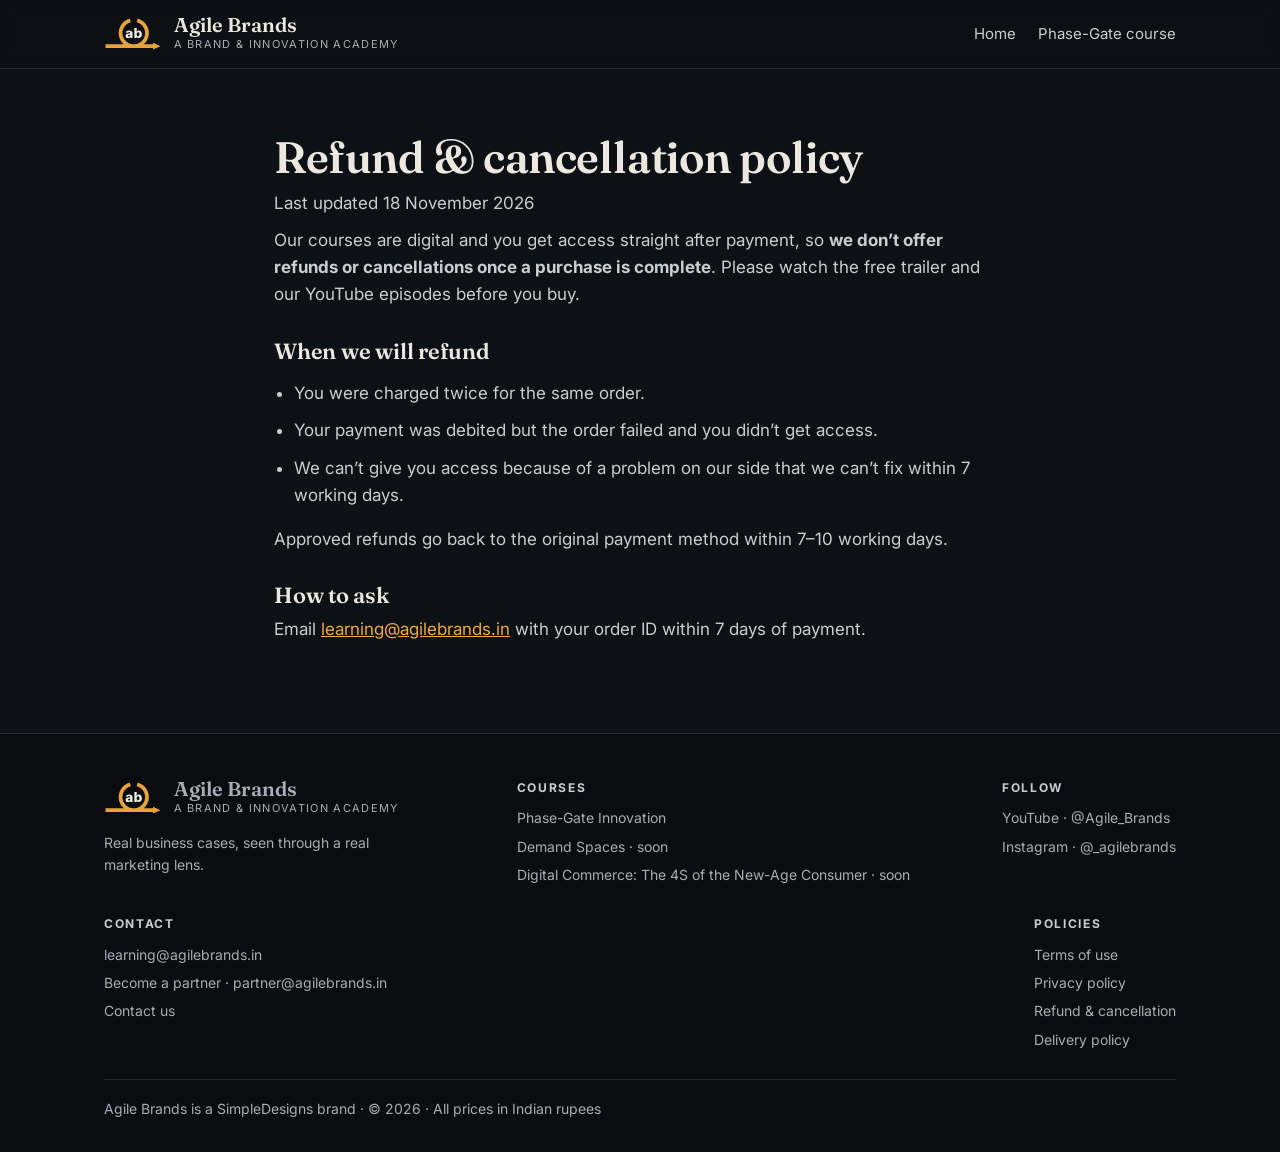
<file: refunds.html>
<!doctype html>
<html lang="en">
<head>
<meta charset="utf-8">
<meta name="viewport" content="width=device-width,initial-scale=1">
<title>Refund & cancellation policy · Agile Brands</title>
<meta name="description" content="Refund and cancellation policy for Agile Brands courses.">
<link rel="canonical" href="https://agilebrands.in/refunds.html">
<meta property="og:type" content="website">
<meta property="og:site_name" content="Agile Brands">
<meta property="og:title" content="Refund & cancellation policy · Agile Brands">
<meta property="og:description" content="Refund and cancellation policy for Agile Brands courses.">
<meta property="og:url" content="https://agilebrands.in/refunds.html">
<meta property="og:image" content="https://agilebrands.in/img/og.jpg">
<meta name="twitter:card" content="summary_large_image">
<meta name="theme-color" content="#0D1014">
<link rel="icon" href="/img/favicon.png" type="image/png">
<link rel="preconnect" href="https://fonts.googleapis.com">
<link rel="preconnect" href="https://fonts.gstatic.com" crossorigin>
<link rel="stylesheet" href="https://fonts.googleapis.com/css2?family=Fraunces:opsz,wght@9..144,500;9..144,600;9..144,700&family=Inter:wght@400;500;600;700&display=swap">
<link rel="stylesheet" href="/styles.css">
</head>
<body>
<header class="hdr"><div class="wrap">
<a class="brand" href="/" aria-label="Agile Brands home"><img src="/img/mark.svg" alt="" width="58" height="34"><span><b>Agile Brands</b><small>A Brand &amp; Innovation Academy</small></span></a>
<nav class="nav" aria-label="Main"><a href="/">Home</a><a href="/phase-gate.html">Phase-Gate course</a></nav>
</div></header>
<main>
<div class="legal"><h1>Refund & cancellation policy</h1><p class="mut2">Last updated 18 November 2026</p>
<p>Our courses are digital and you get access straight after payment, so <b>we don’t offer refunds or cancellations once a purchase is complete</b>. Please watch the free trailer and our YouTube episodes before you buy.</p>
<h2>When we will refund</h2><ul><li>You were charged twice for the same order.</li><li>Your payment was debited but the order failed and you didn’t get access.</li><li>We can’t give you access because of a problem on our side that we can’t fix within 7 working days.</li></ul><p>Approved refunds go back to the original payment method within 7–10 working days.</p>
<h2>How to ask</h2><p>Email <a href="mailto:learning@agilebrands.in">learning@agilebrands.in</a> with your order ID within 7 days of payment.</p></div></main>
<footer class="ftr"><div class="wrap">
<div style="max-width:320px"><a class="brand" href="/"><img src="/img/mark.svg" alt="" width="58" height="34"><span><b>Agile Brands</b><small>A Brand &amp; Innovation Academy</small></span></a>
<p style="margin-top:14px">Real business cases, seen through a real marketing lens.</p></div>
<div><h4>Courses</h4><ul><li><a href="/phase-gate.html">Phase-Gate Innovation</a></li><li><a href="/#courses">Demand Spaces · soon</a></li><li><a href="/#courses">Digital Commerce: The 4S of the New-Age Consumer · soon</a></li></ul></div>
<div><h4>Follow</h4><ul><li><a href="https://www.youtube.com/@Agile_Brands" rel="noopener" target="_blank">YouTube · @Agile_Brands</a></li><li><a href="https://www.instagram.com/_agilebrands/" rel="noopener" target="_blank">Instagram · @_agilebrands</a></li></ul></div>
<div><h4>Contact</h4><ul><li><a href="mailto:learning@agilebrands.in">learning@agilebrands.in</a></li><li><a href="mailto:partner@agilebrands.in">Become a partner · partner@agilebrands.in</a></li><li><a href="/contact.html">Contact us</a></li></ul></div>
<div><h4>Policies</h4><ul><li><a href="/terms.html">Terms of use</a></li><li><a href="/privacy.html">Privacy policy</a></li><li><a href="/refunds.html">Refund &amp; cancellation</a></li><li><a href="/delivery.html">Delivery policy</a></li></ul></div>
<div class="bottom">Agile Brands is a SimpleDesigns brand · © 2026 · All prices in Indian rupees</div>
</div></footer>
<div class="modal" id="waitlist" role="dialog" aria-modal="true" aria-labelledby="wl-title">
<div class="dlg card">
<button class="x" type="button" data-close aria-label="Close">×</button>
<div class="form stack">
<p class="kick">Launching December 2026</p>
<h3 id="wl-title">Join the waitlist</h3>
<p class="mut" style="font-size:15px">Be first in. We’ll email you the day enrolment opens, and nothing else.</p>
<form class="stack" style="gap:12px">
<label>Name<input name="name" required autocomplete="name" maxlength="80"></label>
<label>Email<input name="email" type="email" required autocomplete="email" maxlength="120"></label>
<label>Interested in<select name="course"><option>Phase-Gate Innovation</option><option>Demand Spaces</option><option>Digital Commerce: The 4S of the New-Age Consumer</option><option>All Agile Brands courses</option></select></label>
<input class="hp" type="text" name="_honey" tabindex="-1" autocomplete="off" aria-hidden="true">
<button class="btn btn-p" type="submit">Join the waitlist</button>
<p class="err" style="color:#F4ABA3;font-size:14px">That didn't go through. Please try again, or write to learning@agilebrands.in.</p>
<p class="mut2" style="font-size:13px">By joining you agree to our <a href="/privacy.html">privacy policy</a>.</p>
</form>
</div>
<div class="ok stack" style="flex-direction:column">
<p class="kick">You're on the list</p>
<h3>Thank you</h3>
<p class="mut">We'll write to you the day enrolment opens. Till then, catch the free sessions on <a href="https://www.youtube.com/@Agile_Brands" target="_blank" rel="noopener">YouTube</a>.</p>
<button class="btn btn-o" type="button" data-close>Done</button>
</div>
</div></div>
<script src="/site.js"></script>
</body></html>
</file>
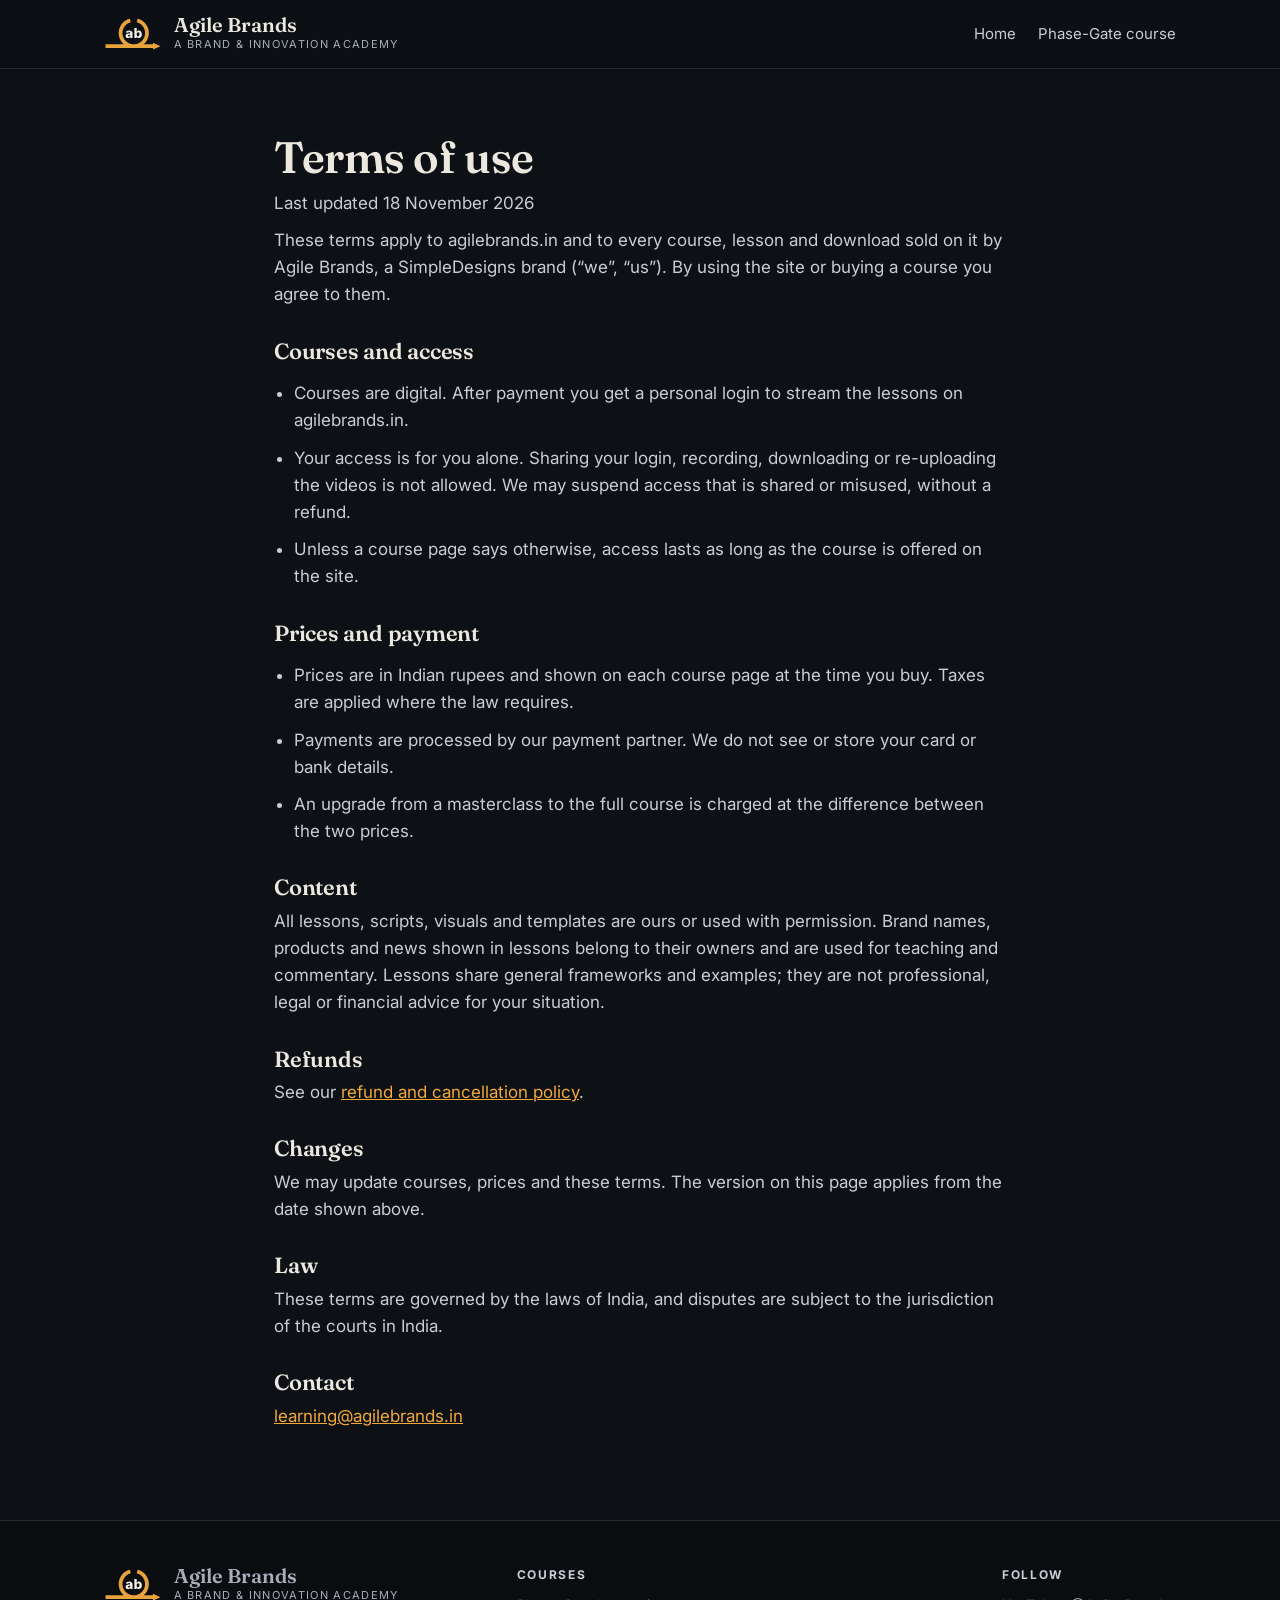
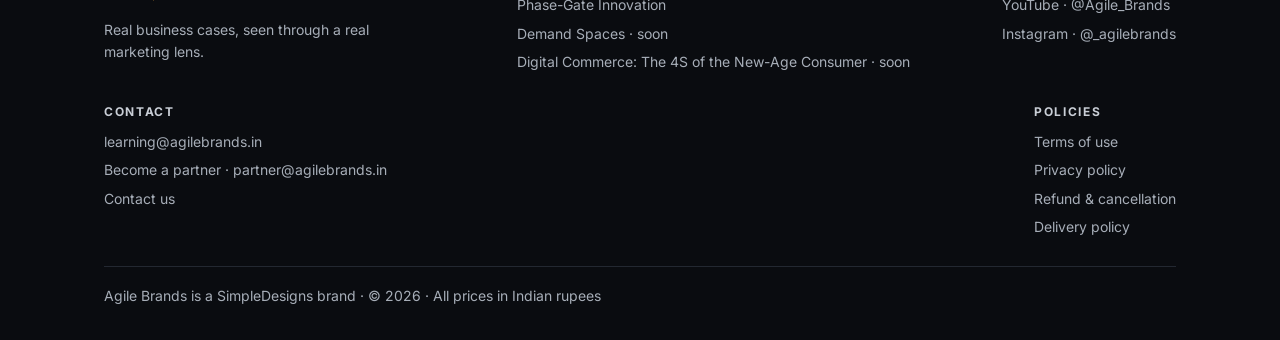
<file: terms.html>
<!doctype html>
<html lang="en">
<head>
<meta charset="utf-8">
<meta name="viewport" content="width=device-width,initial-scale=1">
<title>Terms of use · Agile Brands</title>
<meta name="description" content="Terms of use for agilebrands.in and Agile Brands courses.">
<link rel="canonical" href="https://agilebrands.in/terms.html">
<meta property="og:type" content="website">
<meta property="og:site_name" content="Agile Brands">
<meta property="og:title" content="Terms of use · Agile Brands">
<meta property="og:description" content="Terms of use for agilebrands.in and Agile Brands courses.">
<meta property="og:url" content="https://agilebrands.in/terms.html">
<meta property="og:image" content="https://agilebrands.in/img/og.jpg">
<meta name="twitter:card" content="summary_large_image">
<meta name="theme-color" content="#0D1014">
<link rel="icon" href="/img/favicon.png" type="image/png">
<link rel="preconnect" href="https://fonts.googleapis.com">
<link rel="preconnect" href="https://fonts.gstatic.com" crossorigin>
<link rel="stylesheet" href="https://fonts.googleapis.com/css2?family=Fraunces:opsz,wght@9..144,500;9..144,600;9..144,700&family=Inter:wght@400;500;600;700&display=swap">
<link rel="stylesheet" href="/styles.css">
</head>
<body>
<header class="hdr"><div class="wrap">
<a class="brand" href="/" aria-label="Agile Brands home"><img src="/img/mark.svg" alt="" width="58" height="34"><span><b>Agile Brands</b><small>A Brand &amp; Innovation Academy</small></span></a>
<nav class="nav" aria-label="Main"><a href="/">Home</a><a href="/phase-gate.html">Phase-Gate course</a></nav>
</div></header>
<main>
<div class="legal"><h1>Terms of use</h1><p class="mut2">Last updated 18 November 2026</p>
<p>These terms apply to agilebrands.in and to every course, lesson and download sold on it by Agile Brands, a SimpleDesigns brand (“we”, “us”). By using the site or buying a course you agree to them.</p>
<h2>Courses and access</h2><ul><li>Courses are digital. After payment you get a personal login to stream the lessons on agilebrands.in.</li><li>Your access is for you alone. Sharing your login, recording, downloading or re-uploading the videos is not allowed. We may suspend access that is shared or misused, without a refund.</li><li>Unless a course page says otherwise, access lasts as long as the course is offered on the site.</li></ul>
<h2>Prices and payment</h2><ul><li>Prices are in Indian rupees and shown on each course page at the time you buy. Taxes are applied where the law requires.</li><li>Payments are processed by our payment partner. We do not see or store your card or bank details.</li><li>An upgrade from a masterclass to the full course is charged at the difference between the two prices.</li></ul>
<h2>Content</h2><p>All lessons, scripts, visuals and templates are ours or used with permission. Brand names, products and news shown in lessons belong to their owners and are used for teaching and commentary. Lessons share general frameworks and examples; they are not professional, legal or financial advice for your situation.</p>
<h2>Refunds</h2><p>See our <a href="/refunds.html">refund and cancellation policy</a>.</p>
<h2>Changes</h2><p>We may update courses, prices and these terms. The version on this page applies from the date shown above.</p>
<h2>Law</h2><p>These terms are governed by the laws of India, and disputes are subject to the jurisdiction of the courts in India.</p>
<h2>Contact</h2><p><a href="mailto:learning@agilebrands.in">learning@agilebrands.in</a></p></div></main>
<footer class="ftr"><div class="wrap">
<div style="max-width:320px"><a class="brand" href="/"><img src="/img/mark.svg" alt="" width="58" height="34"><span><b>Agile Brands</b><small>A Brand &amp; Innovation Academy</small></span></a>
<p style="margin-top:14px">Real business cases, seen through a real marketing lens.</p></div>
<div><h4>Courses</h4><ul><li><a href="/phase-gate.html">Phase-Gate Innovation</a></li><li><a href="/#courses">Demand Spaces · soon</a></li><li><a href="/#courses">Digital Commerce: The 4S of the New-Age Consumer · soon</a></li></ul></div>
<div><h4>Follow</h4><ul><li><a href="https://www.youtube.com/@Agile_Brands" rel="noopener" target="_blank">YouTube · @Agile_Brands</a></li><li><a href="https://www.instagram.com/_agilebrands/" rel="noopener" target="_blank">Instagram · @_agilebrands</a></li></ul></div>
<div><h4>Contact</h4><ul><li><a href="mailto:learning@agilebrands.in">learning@agilebrands.in</a></li><li><a href="mailto:partner@agilebrands.in">Become a partner · partner@agilebrands.in</a></li><li><a href="/contact.html">Contact us</a></li></ul></div>
<div><h4>Policies</h4><ul><li><a href="/terms.html">Terms of use</a></li><li><a href="/privacy.html">Privacy policy</a></li><li><a href="/refunds.html">Refund &amp; cancellation</a></li><li><a href="/delivery.html">Delivery policy</a></li></ul></div>
<div class="bottom">Agile Brands is a SimpleDesigns brand · © 2026 · All prices in Indian rupees</div>
</div></footer>
<div class="modal" id="waitlist" role="dialog" aria-modal="true" aria-labelledby="wl-title">
<div class="dlg card">
<button class="x" type="button" data-close aria-label="Close">×</button>
<div class="form stack">
<p class="kick">Launching December 2026</p>
<h3 id="wl-title">Join the waitlist</h3>
<p class="mut" style="font-size:15px">Be first in. We’ll email you the day enrolment opens, and nothing else.</p>
<form class="stack" style="gap:12px">
<label>Name<input name="name" required autocomplete="name" maxlength="80"></label>
<label>Email<input name="email" type="email" required autocomplete="email" maxlength="120"></label>
<label>Interested in<select name="course"><option>Phase-Gate Innovation</option><option>Demand Spaces</option><option>Digital Commerce: The 4S of the New-Age Consumer</option><option>All Agile Brands courses</option></select></label>
<input class="hp" type="text" name="_honey" tabindex="-1" autocomplete="off" aria-hidden="true">
<button class="btn btn-p" type="submit">Join the waitlist</button>
<p class="err" style="color:#F4ABA3;font-size:14px">That didn't go through. Please try again, or write to learning@agilebrands.in.</p>
<p class="mut2" style="font-size:13px">By joining you agree to our <a href="/privacy.html">privacy policy</a>.</p>
</form>
</div>
<div class="ok stack" style="flex-direction:column">
<p class="kick">You're on the list</p>
<h3>Thank you</h3>
<p class="mut">We'll write to you the day enrolment opens. Till then, catch the free sessions on <a href="https://www.youtube.com/@Agile_Brands" target="_blank" rel="noopener">YouTube</a>.</p>
<button class="btn btn-o" type="button" data-close>Done</button>
</div>
</div></div>
<script src="/site.js"></script>
</body></html>
</file>
<file: styles.css>
:root{--bg:#0D1014;--bg2:#11151B;--card:#161B22;--line:#232831;--line2:#2E343E;--ink:#ECE8E0;--mut:#C9CED6;--mut2:#A7AEB8;--amb:#F2A93B;--amb2:#FFC468;--dark:#17110A}
*{box-sizing:border-box}
html{scroll-behavior:smooth}
body{margin:0;background:var(--bg);color:var(--ink);font-family:Inter,system-ui,-apple-system,"Segoe UI",sans-serif;font-size:17px;line-height:1.6;-webkit-font-smoothing:antialiased}
a{color:var(--amb)}a:hover{color:var(--amb2)}
img{max-width:100%;display:block}
.serif{font-family:Fraunces,Georgia,serif}
.wrap{max-width:1120px;margin:0 auto;padding:0 24px}
.kick{margin:0;font-size:13px;font-weight:600;letter-spacing:.14em;text-transform:uppercase;color:var(--amb)}
h1,h2,h3{font-family:Fraunces,Georgia,serif;font-weight:600;margin:0;line-height:1.12;letter-spacing:-.01em}
h1{font-size:clamp(36px,5.4vw,58px)}
h2{font-size:clamp(28px,3.6vw,40px)}
h3{font-size:22px}
p{margin:0}
.mut{color:var(--mut)}.mut2{color:var(--mut2)}
section{padding:80px 0}
.band{background:var(--bg2);border-top:1px solid var(--line);border-bottom:1px solid var(--line)}
.stack{display:flex;flex-direction:column;gap:18px}
.btn{display:inline-flex;align-items:center;justify-content:center;gap:8px;min-height:48px;padding:12px 22px;border-radius:10px;font-weight:700;font-size:16px;text-decoration:none;border:1px solid transparent;cursor:pointer;font-family:inherit;line-height:1.2}
.btn-p{background:var(--amb);color:var(--dark)}.btn-p:hover{background:var(--amb2);color:var(--dark)}
.btn-o{background:transparent;color:var(--ink);border-color:#3A414C}.btn-o:hover{border-color:var(--amb);color:var(--ink)}
.chip{border:1px solid var(--line2);border-radius:999px;padding:6px 14px;font-size:14px;color:var(--mut)}
.card{background:var(--card);border:1px solid var(--line2);border-radius:16px}
/* header */
.hdr{border-bottom:1px solid var(--line);position:sticky;top:0;background:rgba(13,16,20,.92);backdrop-filter:blur(8px);z-index:20}
.hdr .wrap{display:flex;flex-wrap:wrap;align-items:center;justify-content:space-between;gap:12px 24px;padding-top:14px;padding-bottom:14px}
.brand{display:flex;align-items:center;gap:12px;text-decoration:none;color:var(--ink)}
.brand img{height:34px;width:auto}
.brand b{display:block;font-family:Fraunces,Georgia,serif;font-weight:600;font-size:20px;line-height:1.1}
.brand small{display:block;font-size:11px;color:var(--mut2);letter-spacing:.12em;text-transform:uppercase}
.nav{display:flex;flex-wrap:wrap;align-items:center;gap:8px 22px;font-size:15px}
.nav a{color:var(--mut);text-decoration:none}.nav a:hover{color:var(--ink)}
.nav .btn{color:var(--dark);min-height:44px;padding:10px 18px;font-size:15px}
@media(max-width:700px){.nav a:not(.btn){display:none}}
/* hero */
.hero{padding:84px 0 72px}
.hero .wrap{display:flex;flex-wrap:wrap;gap:48px;align-items:center}
.hero-l{flex:1 1 440px;min-width:0;display:flex;flex-direction:column;gap:22px}
.hero-r{flex:1 1 420px;min-width:0}
.lead{font-size:19px;color:var(--mut);max-width:34em}
.row{display:flex;flex-wrap:wrap;gap:10px;align-items:center}
.pill-l{display:inline-flex;align-items:center;gap:8px;font-size:13px;font-weight:700;letter-spacing:.08em;color:var(--amb);border:1px solid #5A4520;background:#1E1910;border-radius:999px;padding:6px 14px;width:fit-content}
.pill-l:before{content:"";width:8px;height:8px;border-radius:50%;background:var(--amb)}
/* trailer */
.trailer{position:relative;display:block;border-radius:14px;overflow:hidden;border:1px solid var(--line2);aspect-ratio:16/9;background:#161B22;text-decoration:none}
.trailer img{width:100%;height:100%;object-fit:cover}
.trailer .shade{position:absolute;inset:auto 0 0 0;height:46%;background:linear-gradient(transparent,rgba(10,12,16,.88))}
.trailer .play{position:absolute;left:50%;top:44%;width:78px;height:78px;margin:-39px 0 0 -39px;border-radius:50%;background:var(--amb);display:flex;align-items:center;justify-content:center;box-shadow:0 8px 24px rgba(0,0,0,.35)}
.trailer .cap{position:absolute;left:20px;right:20px;bottom:16px;display:flex;justify-content:space-between;align-items:flex-end;gap:12px;color:#fff;font-weight:700}
.trailer .cap small{font-weight:600;font-size:12px;letter-spacing:.14em;color:var(--dark);background:var(--amb);padding:6px 10px;border-radius:6px;white-space:nowrap}
/* courses */
.grid3{display:grid;grid-template-columns:repeat(auto-fit,minmax(280px,1fr));gap:20px}
.course{padding:26px;display:flex;flex-direction:column;gap:12px}
.course .tag{font-size:12px;font-weight:700;letter-spacing:.12em;padding:5px 10px;border-radius:6px;width:fit-content}
.tag.soon{background:#1F2E44;color:#A9C8F2}.tag.next{background:#3A3120;color:#F2CF8E}
.course .num{font-size:12px;font-weight:700;letter-spacing:.14em;color:var(--mut2)}
.course p{color:var(--mut);flex:1}
.course .lnk{font-weight:600;text-decoration:none;background:none;border:0;color:var(--amb);padding:0;cursor:pointer;font:inherit;font-weight:600;text-align:left;min-height:44px}
/* roles */
.roles{display:grid;grid-template-columns:repeat(auto-fit,minmax(240px,1fr));gap:14px}
.role{background:var(--card);border:1px solid var(--line2);border-radius:14px;padding:18px 20px;color:var(--ink);font:inherit;font-weight:600;font-size:17px;text-align:left;cursor:pointer;min-height:64px;display:flex;align-items:center;gap:12px}
.role[aria-pressed=true]{border-color:var(--amb);background:#1E1910}
.role svg{flex:0 0 auto}
.rpanel{margin-top:18px;padding:26px;display:none}
.rpanel.on{display:block}
.rpanel ul{margin:14px 0 0;padding:0;list-style:none;display:flex;flex-direction:column;gap:8px}
.rpanel li:before{content:"✓";color:var(--amb);margin-right:10px}
/* lessons */
.lessons{margin:0;padding:0;list-style:none;display:flex;flex-direction:column;gap:10px}
.lessons li{display:flex;gap:16px;align-items:baseline;background:var(--card);border:1px solid var(--line2);border-radius:12px;padding:14px 20px}
.lessons li.dash{background:transparent;border-style:dashed;border-color:#3A414C}
.lessons .n{font-family:Fraunces,Georgia,serif;font-size:20px;color:var(--amb);min-width:30px}
.lessons .t{font-weight:600;flex:1}
.lessons .d{color:var(--mut2);font-size:14px;white-space:nowrap}
/* gates */
.gates{display:flex;flex-wrap:wrap;gap:12px}
.gates span{font-weight:700;font-size:14px;letter-spacing:.1em;padding:10px 18px;border-radius:8px}
/* pricing */
.price{padding:30px;display:flex;flex-direction:column;gap:14px}
.price .amt{font-family:Fraunces,Georgia,serif;font-size:48px;font-weight:700;line-height:1}
.price ul{margin:0;padding:0;list-style:none;display:flex;flex-direction:column;gap:6px;color:var(--mut);font-size:15px;flex:1}
.price li:before{content:"✓";color:var(--amb);margin-right:10px}
.note{background:#1E1910;border:1px solid #5A4520;border-radius:10px;padding:14px 18px;color:#F2CF8E}
/* stats */
.stats{display:grid;grid-template-columns:repeat(auto-fit,minmax(200px,1fr));gap:14px}
.stat{padding:20px;display:flex;flex-direction:column;gap:6px}
.stat b{font-family:Fraunces,Georgia,serif;font-size:36px;color:var(--amb);line-height:1}
.stat span{color:var(--mut);font-size:15px}
/* youtube */
.eps{display:grid;grid-template-columns:repeat(auto-fill,minmax(320px,1fr));gap:18px}
@media(max-width:400px){.eps{grid-template-columns:1fr}}
.ep{display:flex;flex-direction:column;text-decoration:none;color:var(--ink);border-radius:14px;overflow:hidden;border:1px solid var(--line2);background:var(--card)}
.ep .th{aspect-ratio:16/9;background:#FAF4EA;color:#17212B;padding:14px 16px;display:flex;flex-direction:column;justify-content:flex-end;position:relative;overflow:hidden}
.ep .th:before{content:"";position:absolute;right:-30px;top:-30px;width:110px;height:110px;border-radius:50%;background:#FFE9A8}
.ep .th i{position:relative;font-style:normal;font-size:10px;font-weight:700;letter-spacing:.14em;color:#2F8F6E}
.ep .th b{position:relative;font-size:18px;line-height:1.15;letter-spacing:-.01em}
.ep .meta{padding:12px 16px;font-size:14px;color:var(--mut2)}
/* faq */
details{border-bottom:1px solid var(--line2);padding:16px 0}
summary{cursor:pointer;list-style:none;font-weight:600;font-size:18px;display:flex;justify-content:space-between;gap:16px;min-height:28px}
summary::-webkit-details-marker{display:none}
summary:after{content:"+";color:var(--amb);font-size:22px;line-height:1}
details[open] summary:after{content:"–"}
details p{margin-top:10px;color:var(--mut)}
/* footer */
.ftr{border-top:1px solid var(--line);background:#0A0C10;padding:44px 0 32px;font-size:14px;color:var(--mut2)}
.ftr .wrap{display:flex;flex-wrap:wrap;gap:28px 48px;justify-content:space-between}
.ftr h4{margin:0 0 10px;font-size:12px;letter-spacing:.14em;text-transform:uppercase;color:var(--mut)}
.ftr ul{margin:0;padding:0;list-style:none;display:flex;flex-direction:column;gap:6px}
.ftr a{color:var(--mut2);text-decoration:none}.ftr a:hover{color:var(--ink)}
.ftr .bottom{flex-basis:100%;border-top:1px solid var(--line);padding-top:18px}
/* modal */
.modal{position:fixed;inset:0;background:rgba(5,7,10,.72);display:none;align-items:center;justify-content:center;padding:16px;z-index:50}
.modal.on{display:flex}
.dlg{width:100%;max-width:460px;padding:28px;display:flex;flex-direction:column;gap:14px;position:relative}
.dlg .x{position:absolute;right:10px;top:10px;width:44px;height:44px;border:0;background:none;color:var(--mut);font-size:26px;cursor:pointer;border-radius:8px}
.dlg label{display:flex;flex-direction:column;gap:6px;font-size:14px;font-weight:600;color:var(--mut)}
.dlg input,.dlg select{min-height:46px;border-radius:10px;border:1px solid #3A414C;background:#0F1318;color:var(--ink);padding:10px 14px;font:inherit;font-size:16px}
.dlg input:focus,.dlg select:focus{outline:2px solid var(--amb);outline-offset:1px}
.dlg .ok,.dlg .err{display:none}
.dlg.done .form{display:none}.dlg.done .ok{display:flex}
.hp{position:absolute;left:-9999px}
/* legal */
.legal{max-width:780px;margin:0 auto;padding:64px 24px 80px}
.legal h1{font-size:clamp(32px,4.4vw,44px);margin-bottom:8px}
.legal h2{font-size:22px;margin:30px 0 8px}
.legal p,.legal li{color:var(--mut);margin-bottom:10px}
.legal ul{padding-left:20px}
:focus-visible{outline:2px solid var(--amb);outline-offset:2px}
</file>
